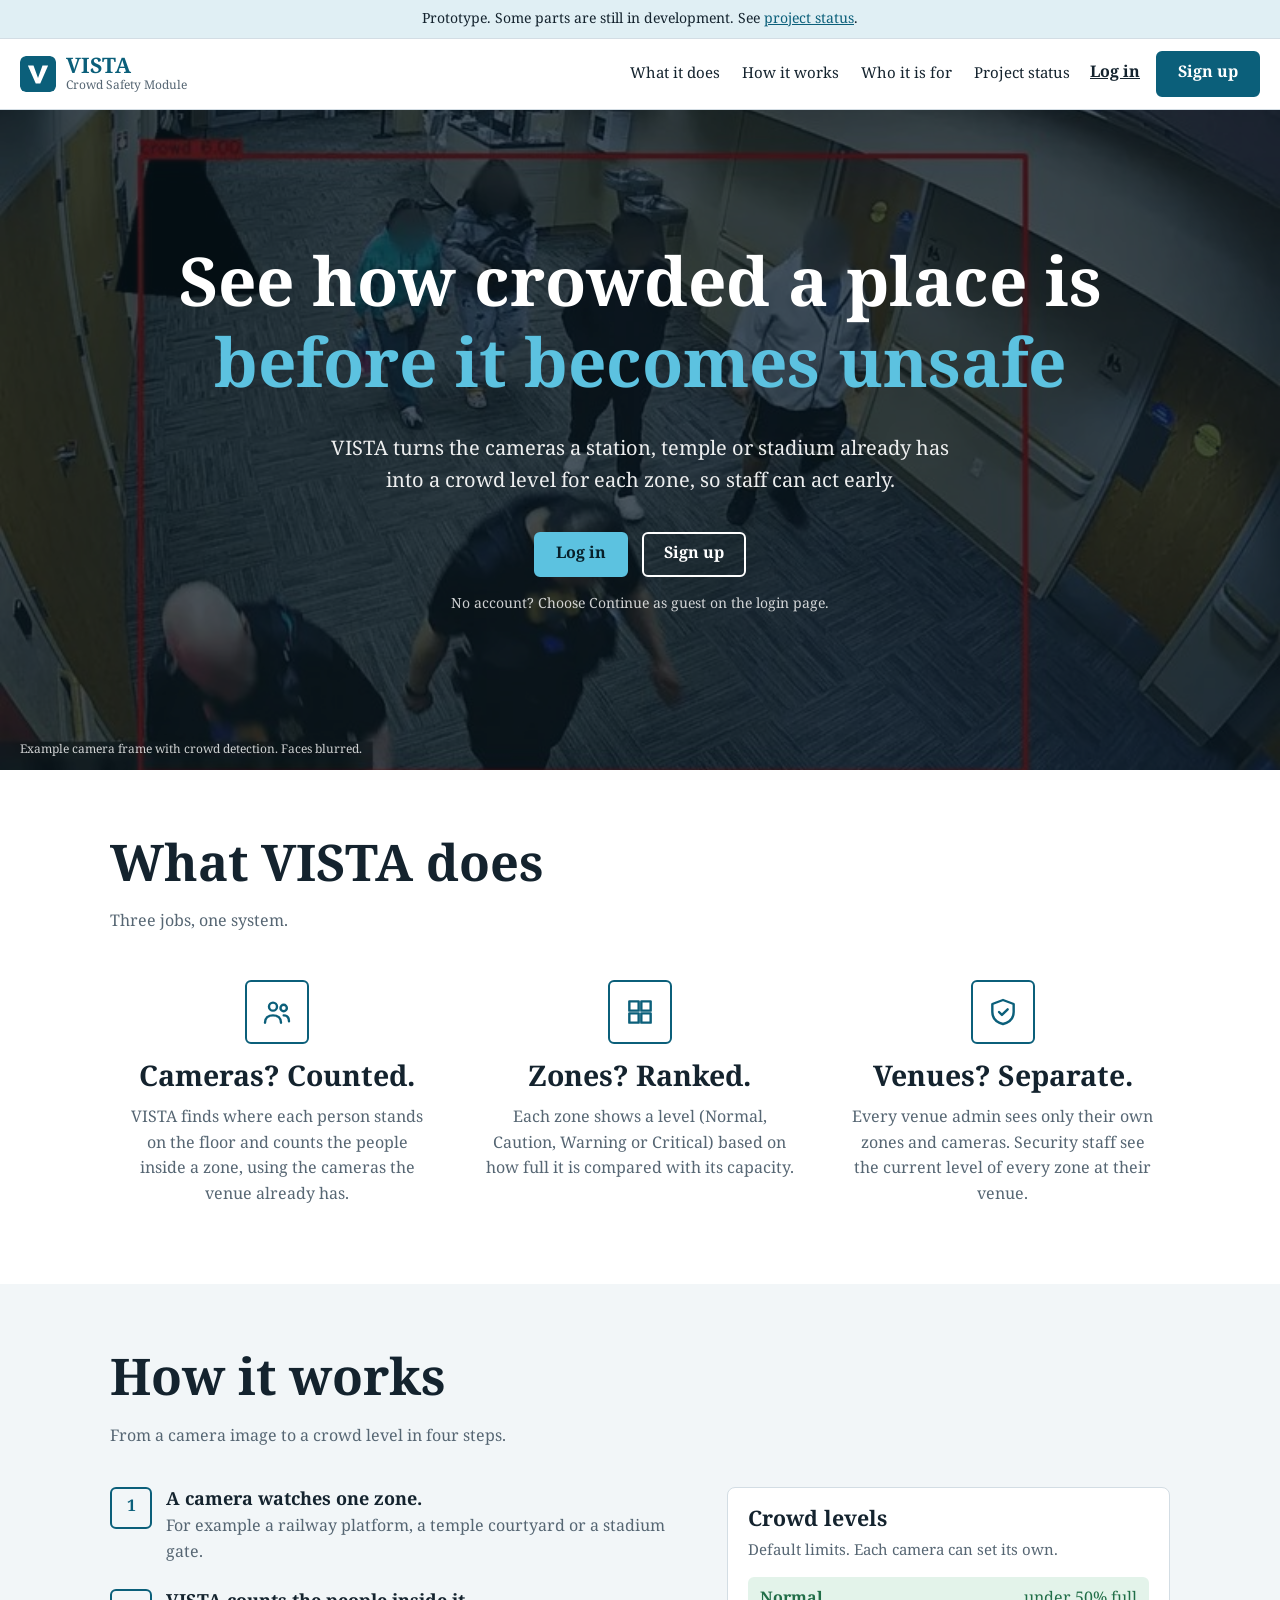
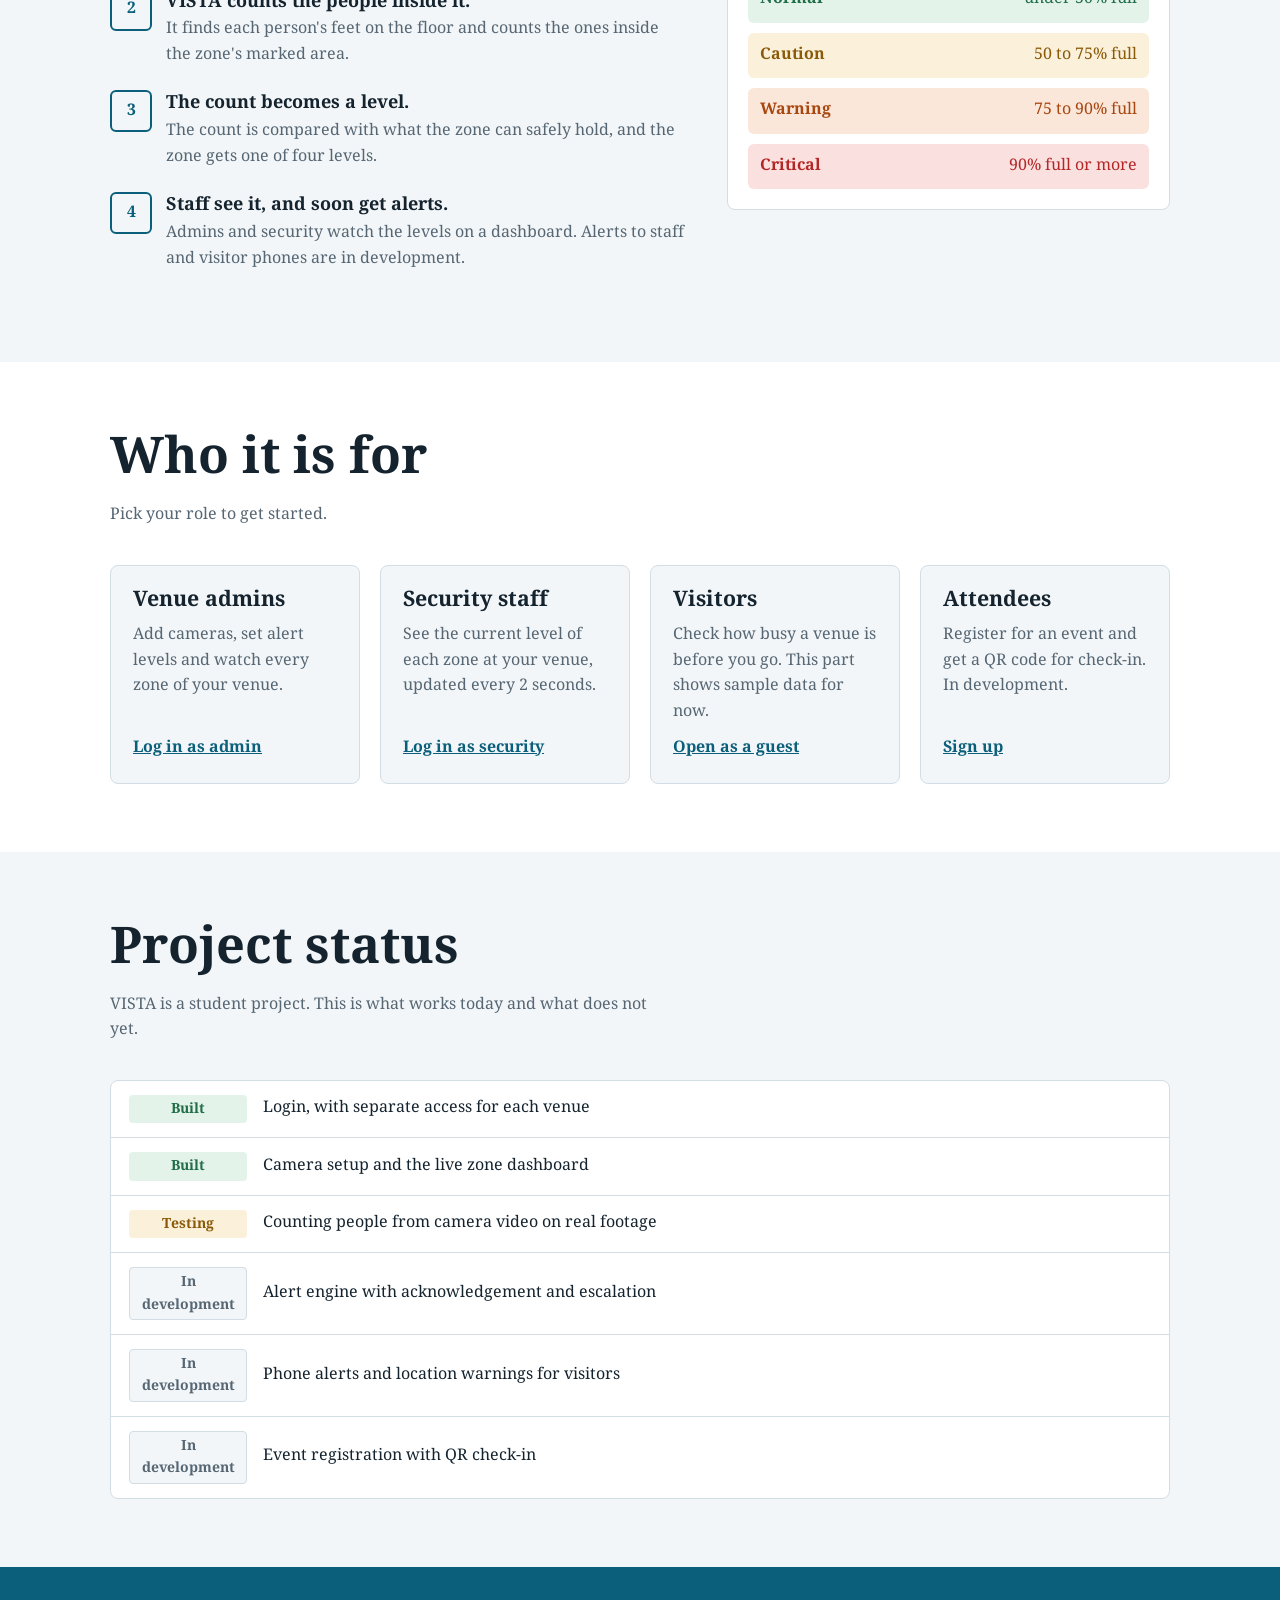
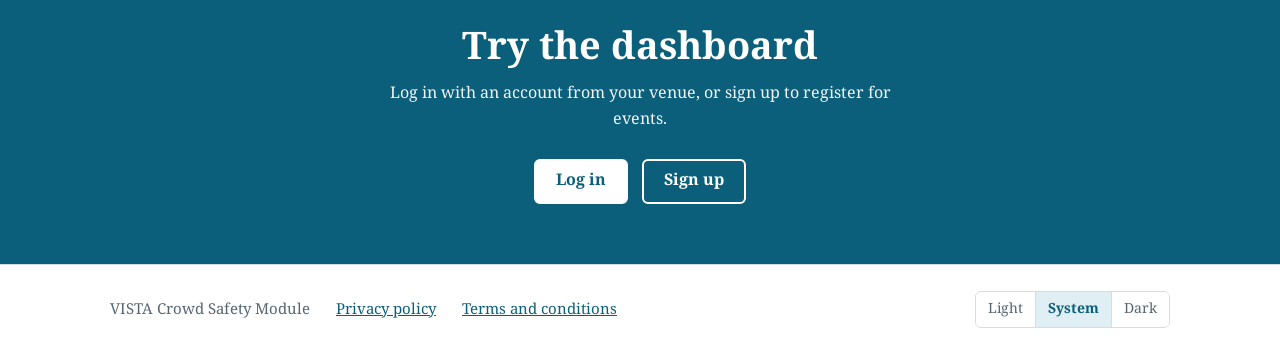
<file: web/index.html>
<!doctype html>
<html lang="en">
<head>
<meta charset="utf-8">
<meta name="viewport" content="width=device-width, initial-scale=1, viewport-fit=cover">
<title>VISTA Crowd Safety | Crowd alerts for public venues</title>
<meta name="description" content="VISTA estimates how crowded each zone of a station, temple or stadium is from camera images, and sends alerts to venue staff and visitors.">
<!-- seo:start -->
<link rel="canonical" href="https://[[FILL: domain]]/">
<meta property="og:type" content="website">
<meta property="og:site_name" content="VISTA Crowd Safety Module">
<meta property="og:title" content="VISTA Crowd Safety | Crowd alerts for public venues">
<meta property="og:description" content="VISTA estimates how crowded each zone of a station, temple or stadium is from camera images, and sends alerts to venue staff and visitors.">
<meta property="og:url" content="https://[[FILL: domain]]/">
<meta name="twitter:card" content="summary">
<meta name="twitter:title" content="VISTA Crowd Safety | Crowd alerts for public venues">
<meta name="twitter:description" content="VISTA estimates how crowded each zone of a station, temple or stadium is from camera images, and sends alerts to venue staff and visitors.">
<script type="application/ld+json">{"@context":"https://schema.org","@type":"WebSite","name":"VISTA Crowd Safety Module","url":"https://[[FILL: domain]]/"}</script>
<!-- Google Search Console: after you verify the domain, paste the google-site-verification meta tag here. -->
<!-- seo:end -->
<meta name="theme-color" content="#f2f6f8" media="(prefers-color-scheme: light)">
<meta name="theme-color" content="#0d1920" media="(prefers-color-scheme: dark)">
<link rel="icon" href="favicon.svg" type="image/svg+xml">
<link rel="icon" href="favicon.ico" sizes="any">
<link rel="apple-touch-icon" href="apple-touch-icon.png">
<link rel="preconnect" href="https://fonts.googleapis.com">
<link rel="preconnect" href="https://fonts.gstatic.com" crossorigin>
<link href="https://fonts.googleapis.com/css2?family=Noto+Serif+Thai:wght@400;700&display=swap" rel="stylesheet">
<script src="theme.js"></script>
<link rel="stylesheet" href="landing.css">
</head>
<body>
<a class="skip" href="#main">Skip to content</a>
<div class="notice" role="note">Prototype. Some parts are still in development. See <a href="#status">project status</a>.</div>

<header class="top">
  <a class="brand" href="index.html"><img src="favicon.svg" alt="" width="36" height="36"><span>VISTA<small>Crowd Safety Module</small></span></a>
  <nav aria-label="Main">
    <a href="#what">What it does</a>
    <a href="#how">How it works</a>
    <a href="#who">Who it is for</a>
    <a href="#status">Project status</a>
  </nav>
  <div class="actions">
    <a class="link" href="app.html">Log in</a>
    <a class="btn" href="signup.html">Sign up</a>
  </div>
</header>

<main id="main" tabindex="-1">

  <section class="hero" aria-labelledby="hero-title">
    <img class="hero-img" src="img/hero.jpg" alt="" fetchpriority="high">
    <div class="hero-shade"></div>
    <div class="hero-inner">
      <h1 id="hero-title"><span>See how crowded a place is</span><em>before it becomes unsafe</em></h1>
      <p class="lead">VISTA turns the cameras a station, temple or stadium already has into a crowd level for each zone, so staff can act early.</p>
      <div class="cta">
        <a class="btn btn-accent" href="app.html">Log in</a>
        <a class="btn btn-ghost" href="signup.html">Sign up</a>
      </div>
      <p class="hint">No account? Choose Continue as guest on the login page.</p>
    </div>
    <p class="caption">Example camera frame with crowd detection. Faces blurred.</p>
  </section>

  <section class="sec band-surf" id="what" aria-labelledby="what-title">
    <div class="wrap">
      <h2 id="what-title">What VISTA does</h2>
      <p class="intro">Three jobs, one system.</p>
      <div class="cols3">
        <div class="feature">
          <span class="icon" aria-hidden="true"><svg viewBox="0 0 24 24"><circle cx="9" cy="8" r="3"/><path d="M3 20c0-3.5 2.5-5.5 6-5.5s6 2 6 5.5"/><circle cx="17" cy="9" r="2.4"/><path d="M17 14.5c2.3 0 4 1.5 4 4.5"/></svg></span>
          <h3>Cameras? Counted.</h3>
          <p>VISTA finds where each person stands on the floor and counts the people inside a zone, using the cameras the venue already has.</p>
        </div>
        <div class="feature">
          <span class="icon" aria-hidden="true"><svg viewBox="0 0 24 24"><rect x="4" y="4" width="7" height="7"/><rect x="13" y="4" width="7" height="7"/><rect x="4" y="13" width="7" height="7"/><rect x="13" y="13" width="7" height="7"/></svg></span>
          <h3>Zones? Ranked.</h3>
          <p>Each zone shows a level (Normal, Caution, Warning or Critical) based on how full it is compared with its capacity.</p>
        </div>
        <div class="feature">
          <span class="icon" aria-hidden="true"><svg viewBox="0 0 24 24"><path d="M12 3l8 3v6c0 4.5-3.2 7.8-8 9-4.8-1.2-8-4.5-8-9V6z"/><path d="M9 12l2.2 2.2L15.5 10"/></svg></span>
          <h3>Venues? Separate.</h3>
          <p>Every venue admin sees only their own zones and cameras. Security staff see the current level of every zone at their venue.</p>
        </div>
      </div>
    </div>
  </section>

  <section class="sec band-bg" id="how" aria-labelledby="how-title">
    <div class="wrap">
      <h2 id="how-title">How it works</h2>
      <p class="intro">From a camera image to a crowd level in four steps.</p>
      <div class="how">
        <ol class="steps">
          <li><b>A camera watches one zone.</b><span>For example a railway platform, a temple courtyard or a stadium gate.</span></li>
          <li><b>VISTA counts the people inside it.</b><span>It finds each person's feet on the floor and counts the ones inside the zone's marked area.</span></li>
          <li><b>The count becomes a level.</b><span>The count is compared with what the zone can safely hold, and the zone gets one of four levels.</span></li>
          <li><b>Staff see it, and soon get alerts.</b><span>Admins and security watch the levels on a dashboard. Alerts to staff and visitor phones are in development.</span></li>
        </ol>
        <aside class="levels" aria-labelledby="levels-title">
          <h3 id="levels-title">Crowd levels</h3>
          <p>Default limits. Each camera can set its own.</p>
          <ul>
            <li class="l0">Normal <span>under 50% full</span></li>
            <li class="l1">Caution <span>50 to 75% full</span></li>
            <li class="l2">Warning <span>75 to 90% full</span></li>
            <li class="l3">Critical <span>90% full or more</span></li>
          </ul>
        </aside>
      </div>
    </div>
  </section>

  <section class="sec band-surf" id="who" aria-labelledby="who-title">
    <div class="wrap">
      <h2 id="who-title">Who it is for</h2>
      <p class="intro">Pick your role to get started.</p>
      <div class="cards">
        <div class="card">
          <h3>Venue admins</h3>
          <p>Add cameras, set alert levels and watch every zone of your venue.</p>
          <a href="app.html">Log in as admin</a>
        </div>
        <div class="card">
          <h3>Security staff</h3>
          <p>See the current level of each zone at your venue, updated every 2 seconds.</p>
          <a href="app.html">Log in as security</a>
        </div>
        <div class="card">
          <h3>Visitors</h3>
          <p>Check how busy a venue is before you go. This part shows sample data for now.</p>
          <a href="app.html">Open as a guest</a>
        </div>
        <div class="card">
          <h3>Attendees</h3>
          <p>Register for an event and get a QR code for check-in. In development.</p>
          <a href="signup.html">Sign up</a>
        </div>
      </div>
    </div>
  </section>

  <section class="sec band-bg" id="status" aria-labelledby="status-title">
    <div class="wrap">
      <h2 id="status-title">Project status</h2>
      <p class="intro">VISTA is a student project. This is what works today and what does not yet.</p>
      <ul class="status">
        <li><span class="tag built">Built</span>Login, with separate access for each venue</li>
        <li><span class="tag built">Built</span>Camera setup and the live zone dashboard</li>
        <li><span class="tag testing">Testing</span>Counting people from camera video on real footage</li>
        <li><span class="tag dev">In development</span>Alert engine with acknowledgement and escalation</li>
        <li><span class="tag dev">In development</span>Phone alerts and location warnings for visitors</li>
        <li><span class="tag dev">In development</span>Event registration with QR check-in</li>
      </ul>
    </div>
  </section>

  <section class="cta-band" aria-labelledby="cta-title">
    <div class="wrap">
      <h2 id="cta-title">Try the dashboard</h2>
      <p>Log in with an account from your venue, or sign up to register for events.</p>
      <div class="cta">
        <a class="btn btn-on" href="app.html">Log in</a>
        <a class="btn btn-online" href="signup.html">Sign up</a>
      </div>
    </div>
  </section>

</main>

<footer class="foot">
  <div class="wrap">
    <span>VISTA Crowd Safety Module</span>
    <a href="privacy.html">Privacy policy</a>
    <a href="terms.html">Terms and conditions</a>
    <div id="theme" role="group" aria-label="Colour theme"><button type="button" data-mode="light" aria-pressed="false">Light</button><button type="button" data-mode="system" aria-pressed="false">System</button><button type="button" data-mode="dark" aria-pressed="false">Dark</button></div>
  </div>
</footer>
</body>
</html>
</file>
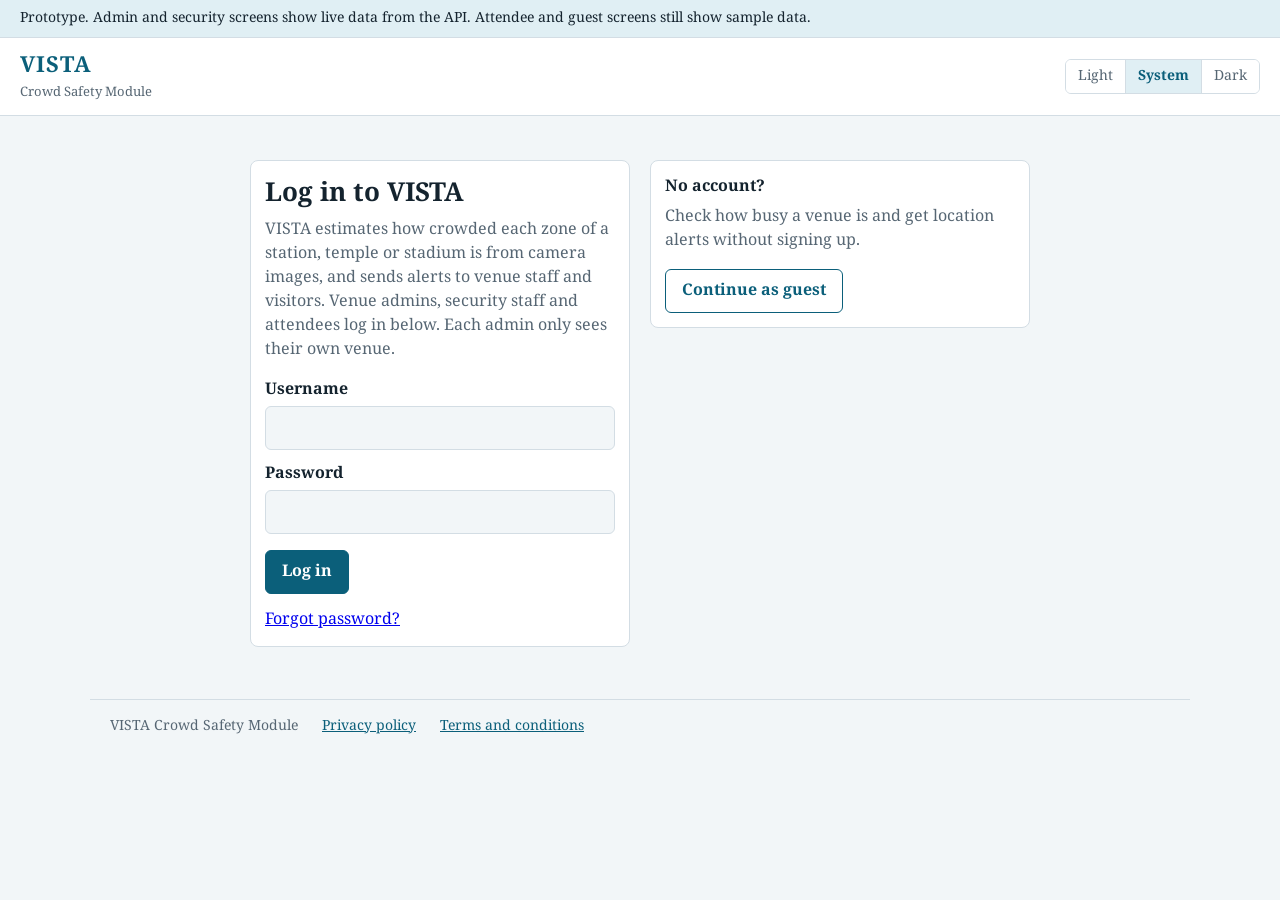
<file: web/app.html>
<!doctype html>
<html lang="en">
<head>
<meta charset="utf-8">
<meta name="viewport" content="width=device-width, initial-scale=1, viewport-fit=cover">
<title>Log in | VISTA Crowd Safety</title>
<meta name="description" content="VISTA estimates how crowded each zone of a station, temple or stadium is from camera images, and sends alerts to venue staff and visitors.">
<meta name="robots" content="noindex">
<meta name="theme-color" content="#f2f6f8" media="(prefers-color-scheme: light)">
<meta name="theme-color" content="#0d1920" media="(prefers-color-scheme: dark)">
<link rel="preconnect" href="https://fonts.googleapis.com">
<link rel="preconnect" href="https://fonts.gstatic.com" crossorigin>
<script src="theme.js"></script>
<link rel="icon" href="favicon.svg" type="image/svg+xml">
<link rel="icon" href="favicon.ico" sizes="any">
<link rel="apple-touch-icon" href="apple-touch-icon.png">
<link href="https://fonts.googleapis.com/css2?family=Noto+Serif+Thai:wght@400;700&display=swap" rel="stylesheet">
<link rel="stylesheet" href="style.css">
</head>
<body>
<a class="skip" href="#main">Skip to content</a>
<noscript><p style="padding:16px">This site needs JavaScript turned on.</p></noscript>
<div class="notice" role="note">Prototype. Admin and security screens show live data from the API. Attendee and guest screens still show sample data.</div>
<header>
  <div class="brand">VISTA<small>Crowd Safety Module</small></div>
  <div id="theme" role="group" aria-label="Colour theme"><button type="button" data-mode="light" aria-pressed="false">Light</button><button type="button" data-mode="system" aria-pressed="false">System</button><button type="button" data-mode="dark" aria-pressed="false">Dark</button></div>
  <div id="who" hidden style="display:flex;gap:12px;align-items:center"><a href="recovery.html">Recovery question</a><span id="whotxt"></span><button class="btn ghost" id="out">Log out</button></div>
</header>
<div id="shell">
<aside id="side" aria-label="Sidebar" hidden>
  <div class="side-head"><b id="sidewho"></b><span id="sidesub"></span></div>
  <button class="btn ghost" id="menubtn" type="button" aria-expanded="false" aria-controls="sidenav">Menu</button>
  <nav id="sidenav" aria-label="Pages"><ul id="navlist"></ul></nav>
</aside>
<main id="main" tabindex="-1">
<div id="apierr" class="msg t3" role="alert" hidden></div>
<section id="login">
  <div class="cols" style="max-width:780px;margin:24px auto 0">
    <form class="card" id="lg" novalidate>
      <h1>Log in to VISTA</h1>
      <p class="sub">VISTA estimates how crowded each zone of a station, temple or stadium is from camera images, and sends alerts to venue staff and visitors. Venue admins, security staff and attendees log in below. Each admin only sees their own venue.</p>
      <label for="un">Username</label><input type="text" id="un" autocomplete="username">
      <label for="pw">Password</label><input type="password" id="pw" autocomplete="current-password">
      <div id="lgmsg" role="alert"></div>
      <div class="row" style="margin-top:16px"><button class="btn" type="submit" id="lgbtn">Log in</button></div>
      <p style="margin:14px 0 0"><a href="forgot.html">Forgot password?</a></p>
    </form>
    <div class="card">
      <h3>No account?</h3>
      <p class="sub">Check how busy a venue is and get location alerts without signing up.</p>
      <button class="btn ghost" id="guest" type="button">Continue as guest</button>
    </div>
  </div>
</section>

<section class="page" id="p-admin-overview" hidden>
  <h2 class="title" tabindex="-1">Overview</h2>
  <p class="sub">A summary of your venue, updated every 2 seconds from the vision service.</p>
  <div class="grid" id="ov-cards"></div>
  <h3 style="margin-top:28px">Zones that need attention</h3>
  <div class="grid" id="ov-attn" style="margin-top:10px"></div>
</section>

<section class="page" id="p-admin-zones" hidden>
  <h2 class="title" tabindex="-1">Live zones</h2>
  <p class="sub">Occupancy for each zone of your venue, updated every 2 seconds. A zone shows Stale if its camera has sent nothing for 30 seconds.</p>
  <div class="grid" id="zones"></div>
</section>

<section class="page" id="p-admin-cameras" hidden>
  <h2 class="title" tabindex="-1">Cameras</h2>
  <p class="sub">Add or edit the cameras for your venue. You can change the stream URL, IP address, zone name, range and alert levels.</p>
  <div class="row"><button class="btn" id="camadd" type="button">Add camera</button></div>
  <div id="cammsg" role="status"></div>
  <div id="keybox"></div>
  <div class="tw"><table>
    <caption class="sr">Cameras at your venue</caption>
    <thead><tr><th scope="col">Camera</th><th scope="col">Zone</th><th scope="col">Stream URL</th><th scope="col">IP address</th><th scope="col">Range</th><th scope="col">Caution / Warning / Critical</th><th scope="col">Calibration</th><th scope="col"><span class="sr">Actions</span></th></tr></thead>
    <tbody id="cams"></tbody>
  </table></div>
  <form class="card" id="camform" hidden novalidate style="margin-top:14px">
    <h3 id="cftitle">Edit camera</h3>
    <div class="fgrid">
      <div><label for="cfz">Zone name</label><input type="text" id="cfz" maxlength="80"></div>
      <div><label for="cfu">Stream URL</label><input type="text" id="cfu" placeholder="rtsp://10.0.4.21/s1"></div>
      <div><label for="cfi">IP address</label><input type="text" id="cfi" placeholder="10.0.4.21"></div>
      <div><label for="cfr">Detection range (m)</label><input type="number" id="cfr" min="1" max="200"></div>
      <div><label for="cfc">Caution at (%)</label><input type="number" id="cfc" min="1" max="100"></div>
      <div><label for="cfw">Warning at (%)</label><input type="number" id="cfw" min="1" max="100"></div>
      <div><label for="cfk">Critical at (%)</label><input type="number" id="cfk" min="1" max="100"></div>
    </div>
    <div id="cfmsg" role="alert"></div>
    <div class="row" style="margin-top:16px"><button class="btn" type="submit" id="cfsave">Save camera</button><button class="btn ghost" type="button" id="cfcancel">Cancel</button></div>
    <div id="cfextra" hidden>
      <h3 style="margin-top:22px">Calibration and key</h3>
      <p class="sub" style="margin-bottom:10px">Apply a calibration file made by calibrate.py (camera_patch.json), or generate a new ingest key.</p>
      <label for="cffile" style="margin-top:0">Calibration file</label>
      <input type="file" id="cffile" accept=".json,application/json">
      <div class="row" style="margin-top:14px"><button class="btn ghost" type="button" id="cfkey">Generate a new ingest key</button><button class="btn ghost danger" type="button" id="cfdel">Delete camera</button></div>
    </div>
  </form>
</section>

<section class="page" id="p-admin-thresholds" hidden>
  <h2 class="title" tabindex="-1">Thresholds</h2>
  <p class="sub">Occupancy % = people divided by (zone area times the reference density). The server uses 1.08 people per m&sup2; as 100%. Each camera sets its own levels on the Cameras page. These are the defaults.</p>
  <div class="card"><div class="row" style="margin:0"><span class="pill t0">Normal under 50%</span><span class="pill t1">Caution 50 to 75%</span><span class="pill t2">Warning 75 to 90%</span><span class="pill t3">Critical 90% and above</span></div></div>
  <h3 style="margin-top:28px">Current levels for your zones</h3>
  <div class="tw" style="margin-top:10px"><table style="min-width:520px">
    <caption class="sr">Alert levels for each zone</caption>
    <thead><tr><th scope="col">Zone</th><th scope="col">Camera</th><th scope="col">Caution / Warning / Critical</th></tr></thead>
    <tbody id="th-body"></tbody>
  </table></div>
</section>

<section class="page" id="p-admin-alerts" hidden>
  <h2 class="title" tabindex="-1">Alerts</h2>
  <p class="sub">Warning and Critical alerts for your venue, updated every 2 seconds. An alert opens when a zone stays at Warning or Critical for a few seconds, and closes when it stays lower for longer.</p>
  <h3>Active now</h3>
  <div class="grid" id="al-now-admin" style="margin-top:10px"></div>
  <h3 style="margin-top:28px">Alert log</h3>
  <div class="tw" style="margin-top:10px"><table style="min-width:640px">
    <caption class="sr">Alert log for your venue</caption>
    <thead><tr><th scope="col">Zone</th><th scope="col">Level</th><th scope="col">Peak</th><th scope="col">Started</th><th scope="col">Lasted</th><th scope="col">Status</th></tr></thead>
    <tbody id="al-log-admin"></tbody>
  </table></div>
</section>

<section class="page" id="p-admin-guide" hidden>
  <h2 class="title" tabindex="-1">Camera setup guide</h2>
  <p class="sub">How to bring a new camera online. A camera can send readings only after step 5.</p>
  <div class="card"><ol class="steps">
    <li>Add the camera on the Cameras page and copy its ingest key. It is shown only once.</li>
    <li>On a frame from the camera, pick 4 or more floor points and measure their real positions in metres in your venue's coordinate system.</li>
    <li>Put the points in a points.json file and run <code>python calibrate.py points.json</code> from the vision folder. It prints the calibration error. Aim for under 0.25 m.</li>
    <li>Open the camera with Edit, then choose the camera_patch.json file under Calibration file.</li>
    <li>Start the vision service with the ingest key as VISTA_CAMERA_KEY. The zone shows live numbers within a few seconds.</li>
  </ol></div>
  <div class="row" style="margin-top:14px"><button class="btn" type="button" data-go="cameras">Go to Cameras</button></div>
</section>

<section class="page" id="p-security-alerts" hidden>
  <h2 class="title" tabindex="-1">Alerts</h2>
  <p class="sub">Warning and Critical alerts for your venue, updated every 2 seconds. An alert opens when a zone stays at Warning or Critical for a few seconds, and closes when it stays lower for longer.</p>
  <h3>Active now</h3>
  <div class="grid" id="al-now-sec" style="margin-top:10px"></div>
  <h3 style="margin-top:28px">Alert log</h3>
  <div class="tw" style="margin-top:10px"><table style="min-width:640px">
    <caption class="sr">Alert log for your venue</caption>
    <thead><tr><th scope="col">Zone</th><th scope="col">Level</th><th scope="col">Peak</th><th scope="col">Started</th><th scope="col">Lasted</th><th scope="col">Status</th></tr></thead>
    <tbody id="al-log-sec"></tbody>
  </table></div>
</section>

<section class="page" id="p-security-status" hidden>
  <h2 class="title" tabindex="-1">Zone status</h2>
  <p class="sub">Current level of every zone at your venue, updated every 2 seconds.</p>
  <div class="grid" id="zones-sec"></div>
</section>

<section class="page" id="p-attendee-register" hidden>
  <h2 class="title" tabindex="-1">Register</h2>
  <p class="sub">Register for a venue and get a QR code for check-in. Registration pauses on its own while a zone is at Critical.</p>
  <div class="msg t1" style="max-width:640px">Sample data. Real registration and signed QR codes arrive in Phase 4.</div>
  <form class="card" id="reg" novalidate style="max-width:520px">
    <label for="nm">Full name</label><input type="text" id="nm" autocomplete="name">
    <label for="ph">Phone number</label><input type="tel" id="ph" inputmode="numeric" placeholder="10 digits" autocomplete="tel">
    <label for="vn">Venue</label><select id="vn"></select>
    <label id="ml">Registration type</label>
    <div class="radio" role="radiogroup" aria-labelledby="ml">
      <label><input type="radio" name="mode" value="Pre-registration" checked> Pre-registration</label>
      <label><input type="radio" name="mode" value="On-the-spot"> On-the-spot</label>
    </div>
    <div id="regmsg" role="alert"></div>
    <div class="row" style="margin-top:16px"><button class="btn" type="submit">Register and get my QR code</button></div>
  </form>
</section>

<section class="page" id="p-attendee-ticket" hidden>
  <h2 class="title" tabindex="-1">My ticket</h2>
  <p class="sub">Show this code at the entry point.</p>
  <div class="msg t1" style="max-width:640px">Sample data. This is a sample ticket and cannot be scanned.</div>
  <div class="card ticket" id="ticket" style="max-width:420px"></div>
</section>

<section class="page" id="p-attendee-venues" hidden>
  <h2 class="title" tabindex="-1">Venue crowding</h2>
  <p class="sub">See how busy a venue is before you go.</p>
  <div class="msg t1" style="max-width:640px">Sample data. These numbers are samples until the public venue API exists.</div>
  <label for="qa" style="margin-top:0">Search venues</label>
  <input type="text" id="qa" placeholder="Station, temple, stadium" style="max-width:420px">
  <div id="vlist-a" style="margin-top:12px;display:grid;gap:10px;max-width:640px"></div>
</section>

<section class="page" id="p-public-venues" hidden>
  <h2 class="title" tabindex="-1">Venue crowding</h2>
  <p class="sub">See how busy a venue is before you go. Read-only, no registration needed.</p>
  <div class="msg t1" style="max-width:640px">Sample data. These numbers are samples until the public venue API exists.</div>
  <label for="q" style="margin-top:0">Search venues</label>
  <input type="text" id="q" placeholder="Station, temple, stadium" style="max-width:420px">
  <div id="vlist" style="margin-top:12px;display:grid;gap:10px;max-width:640px"></div>
</section>

<section class="page" id="p-public-location" hidden>
  <h2 class="title" tabindex="-1">Location alerts</h2>
  <p class="sub">Turn on location to get alerts for the zone you are standing in. No sign-up needed.</p>
  <div class="msg t1" style="max-width:640px">Sample data. Location alerts are a demo until the geofence arrives in Phase 3.</div>
  <div class="row"><button class="btn ghost" id="loc" type="button">Turn location on (demo: Platform 1)</button></div>
  <div id="geo" style="max-width:640px"></div>
</section>

</main>
</div>
<footer>
  <span>VISTA Crowd Safety Module</span>
  <a href="privacy.html">Privacy policy</a>
  <a href="terms.html">Terms and conditions</a>
</footer>
<script src="config.js"></script>
<script src="api.js"></script>
<script src="sample.js"></script>
<script src="app.js"></script>
</body>
</html>
</file>
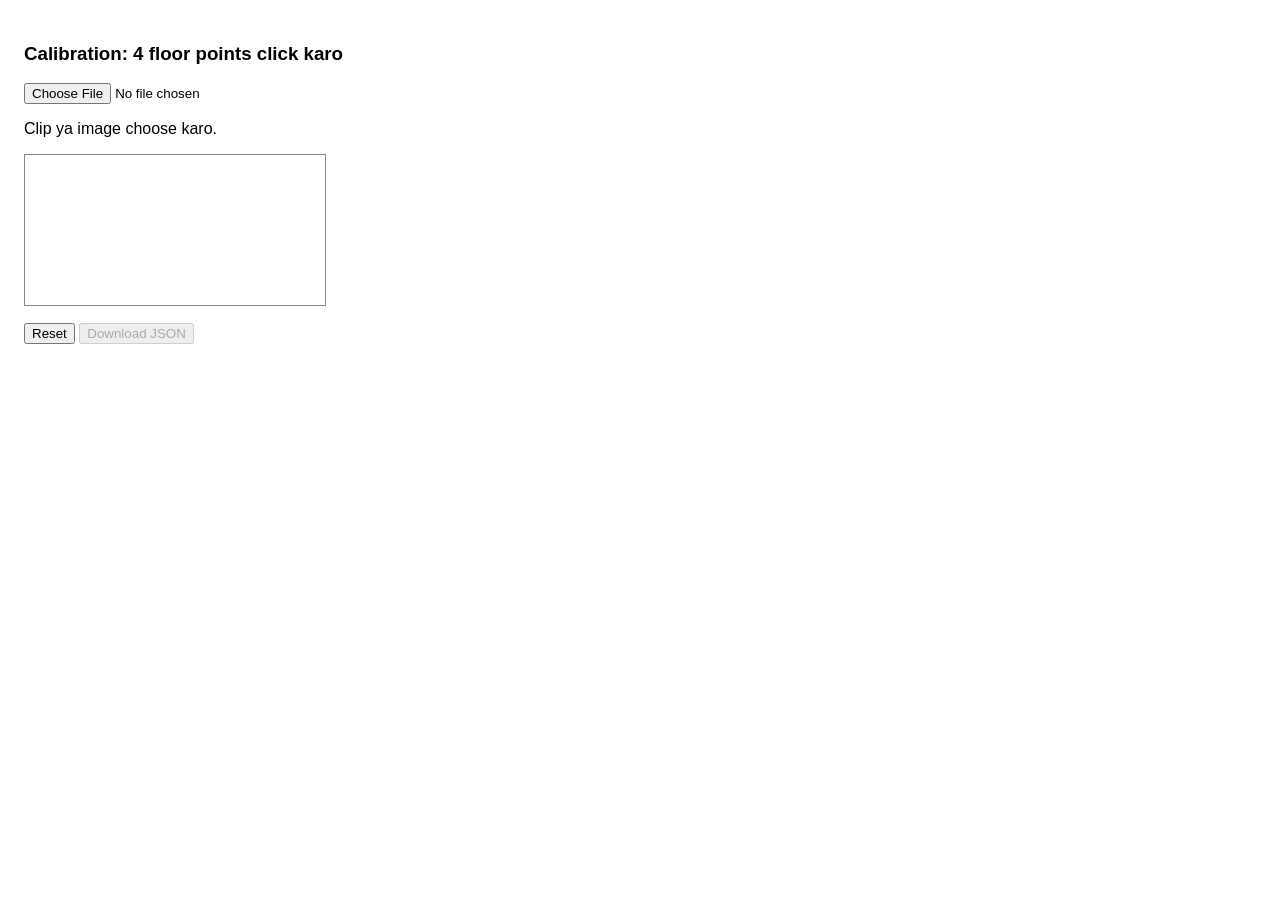
<file: web/calibrate.html>
<!doctype html>
<meta charset="utf-8">
<title>Camera Calibration</title>
<body style="font-family:sans-serif;padding:16px">
<h3>Calibration: 4 floor points click karo</h3>
<input type="file" id="f" accept="image/*,video/*">
<p id="msg">Clip ya image choose karo.</p>
<canvas id="c" style="border:1px solid #888;max-width:100%;cursor:crosshair"></canvas>
<pre id="out"></pre>
<button id="reset">Reset</button>
<button id="save" disabled>Download JSON</button>
<video id="v" muted style="display:none"></video>
<script>
const c = document.getElementById('c'), ctx = c.getContext('2d');
const v = document.getElementById('v'), msg = document.getElementById('msg');
const out = document.getElementById('out'), saveBtn = document.getElementById('save');
let img = null, imgPts = [], worldPts = [], H = null;

function redraw() {
  if (!img) return;
  ctx.drawImage(img, 0, 0);
  ctx.font = '20px sans-serif';
  imgPts.forEach((p, i) => {
    ctx.fillStyle = 'red';
    ctx.beginPath(); ctx.arc(p[0], p[1], 6, 0, 7); ctx.fill();
    ctx.fillStyle = 'yellow';
    ctx.fillText((i + 1) + ' (' + worldPts[i] + ')', p[0] + 10, p[1] - 10);
  });
}

document.getElementById('f').onchange = e => {
  const file = e.target.files[0]; if (!file) return;
  const url = URL.createObjectURL(file);
  if (file.type.startsWith('video')) {
    v.src = url;
    v.onloadeddata = () => { v.currentTime = 1; };
    v.onseeked = () => { c.width = v.videoWidth; c.height = v.videoHeight; img = v; reset(); };
  } else {
    const i = new Image();
    i.onload = () => { c.width = i.width; c.height = i.height; img = i; reset(); };
    i.src = url;
  }
};

c.onclick = e => {
  if (!img || imgPts.length >= 4) return;
  const r = c.getBoundingClientRect();
  const x = (e.clientX - r.left) * c.width / r.width;
  const y = (e.clientY - r.top) * c.height / r.height;
  const w = prompt('Point ' + (imgPts.length + 1) + ' ke real coordinates metres mein (X,Y), jaise 0,0');
  if (!w) return;
  const [X, Y] = w.split(',').map(Number);
  if (isNaN(X) || isNaN(Y)) { alert('Format galat. Aise likho: 2,3'); return; }
  imgPts.push([x, y]); worldPts.push([X, Y]);
  redraw();
  msg.textContent = imgPts.length + '/4 points done';
  if (imgPts.length === 4) {
    H = homography(imgPts, worldPts);
    if (!H) { msg.textContent = 'Points collinear hain, reset karke alag points lo.'; return; }
    out.textContent = JSON.stringify(H, null, 2);
    saveBtn.disabled = false;
    msg.textContent = '4/4 done. Download karo.';
  }
};

function reset() {
  imgPts = []; worldPts = []; H = null; out.textContent = '';
  saveBtn.disabled = true; msg.textContent = '0/4 points. Floor ke 4 corners click karo.';
  redraw();
}
document.getElementById('reset').onclick = reset;

// 4 point pairs -> 3x3 homography (image px -> world metres)
function homography(src, dst) {
  const A = [];
  for (let i = 0; i < 4; i++) {
    const [x, y] = src[i], [X, Y] = dst[i];
    A.push([x, y, 1, 0, 0, 0, -X * x, -X * y, X]);
    A.push([0, 0, 0, x, y, 1, -Y * x, -Y * y, Y]);
  }
  for (let i = 0; i < 8; i++) {
    let m = i;
    for (let r = i + 1; r < 8; r++) if (Math.abs(A[r][i]) > Math.abs(A[m][i])) m = r;
    if (Math.abs(A[m][i]) < 1e-9) return null;
    [A[i], A[m]] = [A[m], A[i]];
    for (let r = 0; r < 8; r++) {
      if (r === i) continue;
      const f = A[r][i] / A[i][i];
      for (let k = i; k < 9; k++) A[r][k] -= f * A[i][k];
    }
  }
  const h = A.map((row, i) => row[8] / row[i]);
  return [[h[0], h[1], h[2]], [h[3], h[4], h[5]], [h[6], h[7], 1]];
}

saveBtn.onclick = () => {
  const data = { image_points: imgPts, world_points: worldPts, homography: H };
  const a = document.createElement('a');
  a.href = URL.createObjectURL(new Blob([JSON.stringify(data, null, 2)], { type: 'application/json' }));
  a.download = 'calibration.json'; a.click();
};
</script>
</body>
</file>
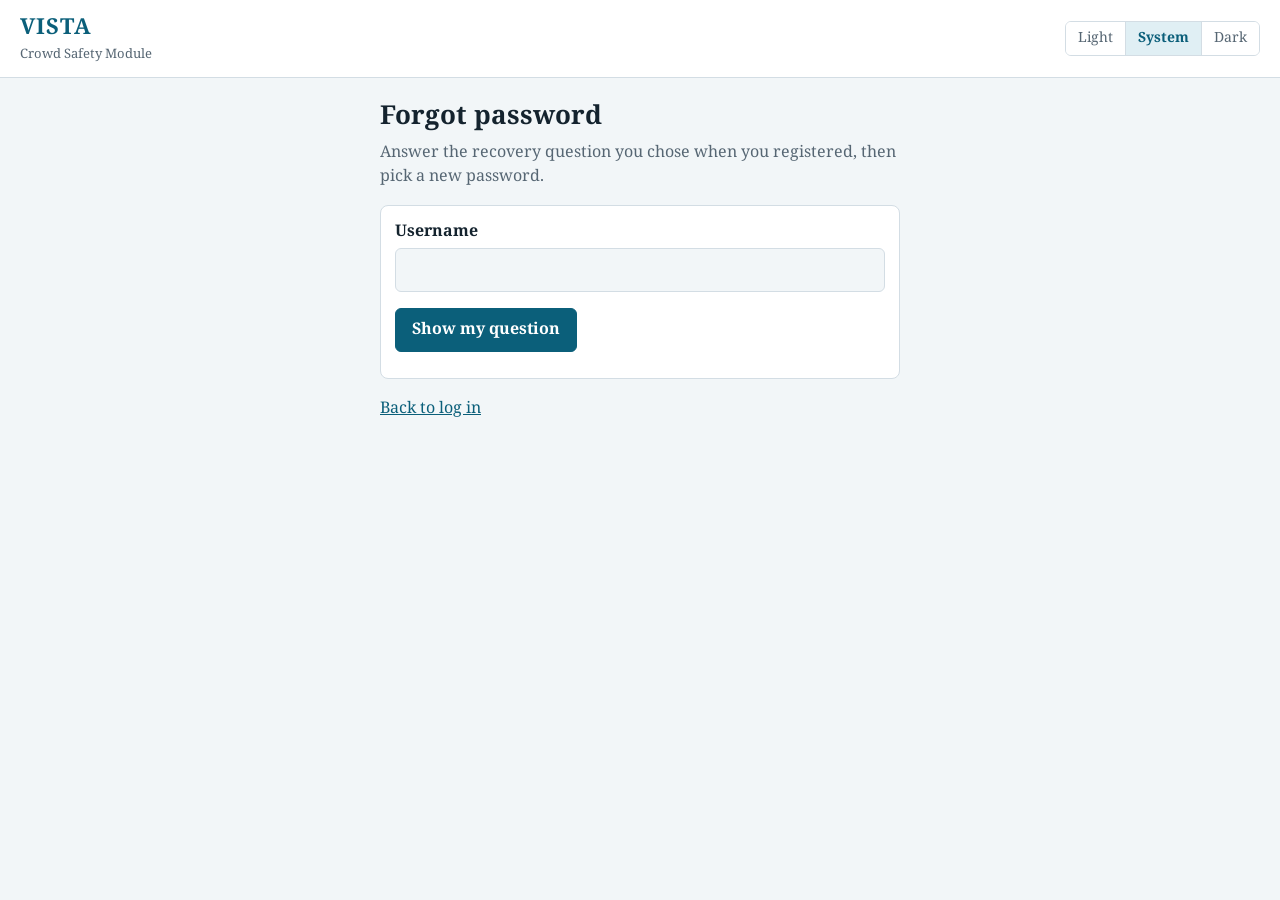
<file: web/forgot.html>
<!doctype html>
<html lang="en">
<head>
<title>Forgot password | VISTA Crowd Safety</title>
<meta charset="utf-8">
<meta name="viewport" content="width=device-width, initial-scale=1, viewport-fit=cover">
<meta name="robots" content="noindex">
<link rel="icon" href="favicon.svg" type="image/svg+xml">
<link rel="icon" href="favicon.ico" sizes="any">
<link rel="apple-touch-icon" href="apple-touch-icon.png">
<link rel="preconnect" href="https://fonts.googleapis.com">
<link rel="preconnect" href="https://fonts.gstatic.com" crossorigin>
<link href="https://fonts.googleapis.com/css2?family=Noto+Serif+Thai:wght@400;700&display=swap" rel="stylesheet">
<script src="theme.js"></script>
<link rel="stylesheet" href="style.css">
</head>
<body>
<a class="skip" href="#main">Skip to content</a>
<header>
  <div class="brand"><a href="index.html">VISTA</a><small>Crowd Safety Module</small></div>
  <div id="theme" role="group" aria-label="Colour theme"><button type="button" data-mode="light" aria-pressed="false">Light</button><button type="button" data-mode="system" aria-pressed="false">System</button><button type="button" data-mode="dark" aria-pressed="false">Dark</button></div>
</header>
<main id="main" class="legal" tabindex="-1" style="max-width:560px">
  <h1>Forgot password</h1>
  <p class="sub">Answer the recovery question you chose when you registered, then pick a new password.</p>

  <form class="card" id="f1" novalidate>
    <label for="user" style="margin-top:0">Username</label>
    <input type="text" id="user" autocomplete="username">
    <div id="m1" role="alert"></div>
    <div class="row" style="margin-top:16px"><button class="btn" type="submit" id="b1">Show my question</button></div>
  </form>

  <form class="card" id="f2" hidden novalidate>
    <p style="margin:0 0 4px;color:var(--mut)">Your question</p>
    <p id="question" style="margin:0 0 6px;font-weight:700"></p>
    <label for="answer">Your answer</label>
    <input type="password" id="answer" autocomplete="off">
    <label for="np">New password (at least 10 characters)</label>
    <input type="password" id="np" autocomplete="new-password">
    <label for="np2">Type the new password again</label>
    <input type="password" id="np2" autocomplete="new-password">
    <div class="radio" style="margin-top:12px"><label><input type="checkbox" id="show"> Show what I type</label></div>
    <div id="m2" role="alert"></div>
    <div class="row" style="margin-top:16px"><button class="btn" type="submit" id="b2">Change password</button><button class="btn ghost" type="button" id="again">Start again</button></div>
    <p class="sub" style="margin:14px 0 0;font-size:14px">The question does not look familiar? Then no recovery question was saved for this account. Ask the platform admin to reset your password.</p>
  </form>

  <div class="card" id="done" hidden role="status">
    <h2 style="margin:0 0 8px;font-size:1.25rem">Password changed</h2>
    <p style="margin:0 0 14px">You can log in with your new password now.</p>
    <a class="btn" href="app.html" style="text-decoration:none;display:inline-block">Go to log in</a>
  </div>

  <p style="margin-top:18px"><a href="app.html">Back to log in</a></p>
</main>
<script src="config.js"></script>
<script src="forgot.js"></script>
</body>
</html>
</file>
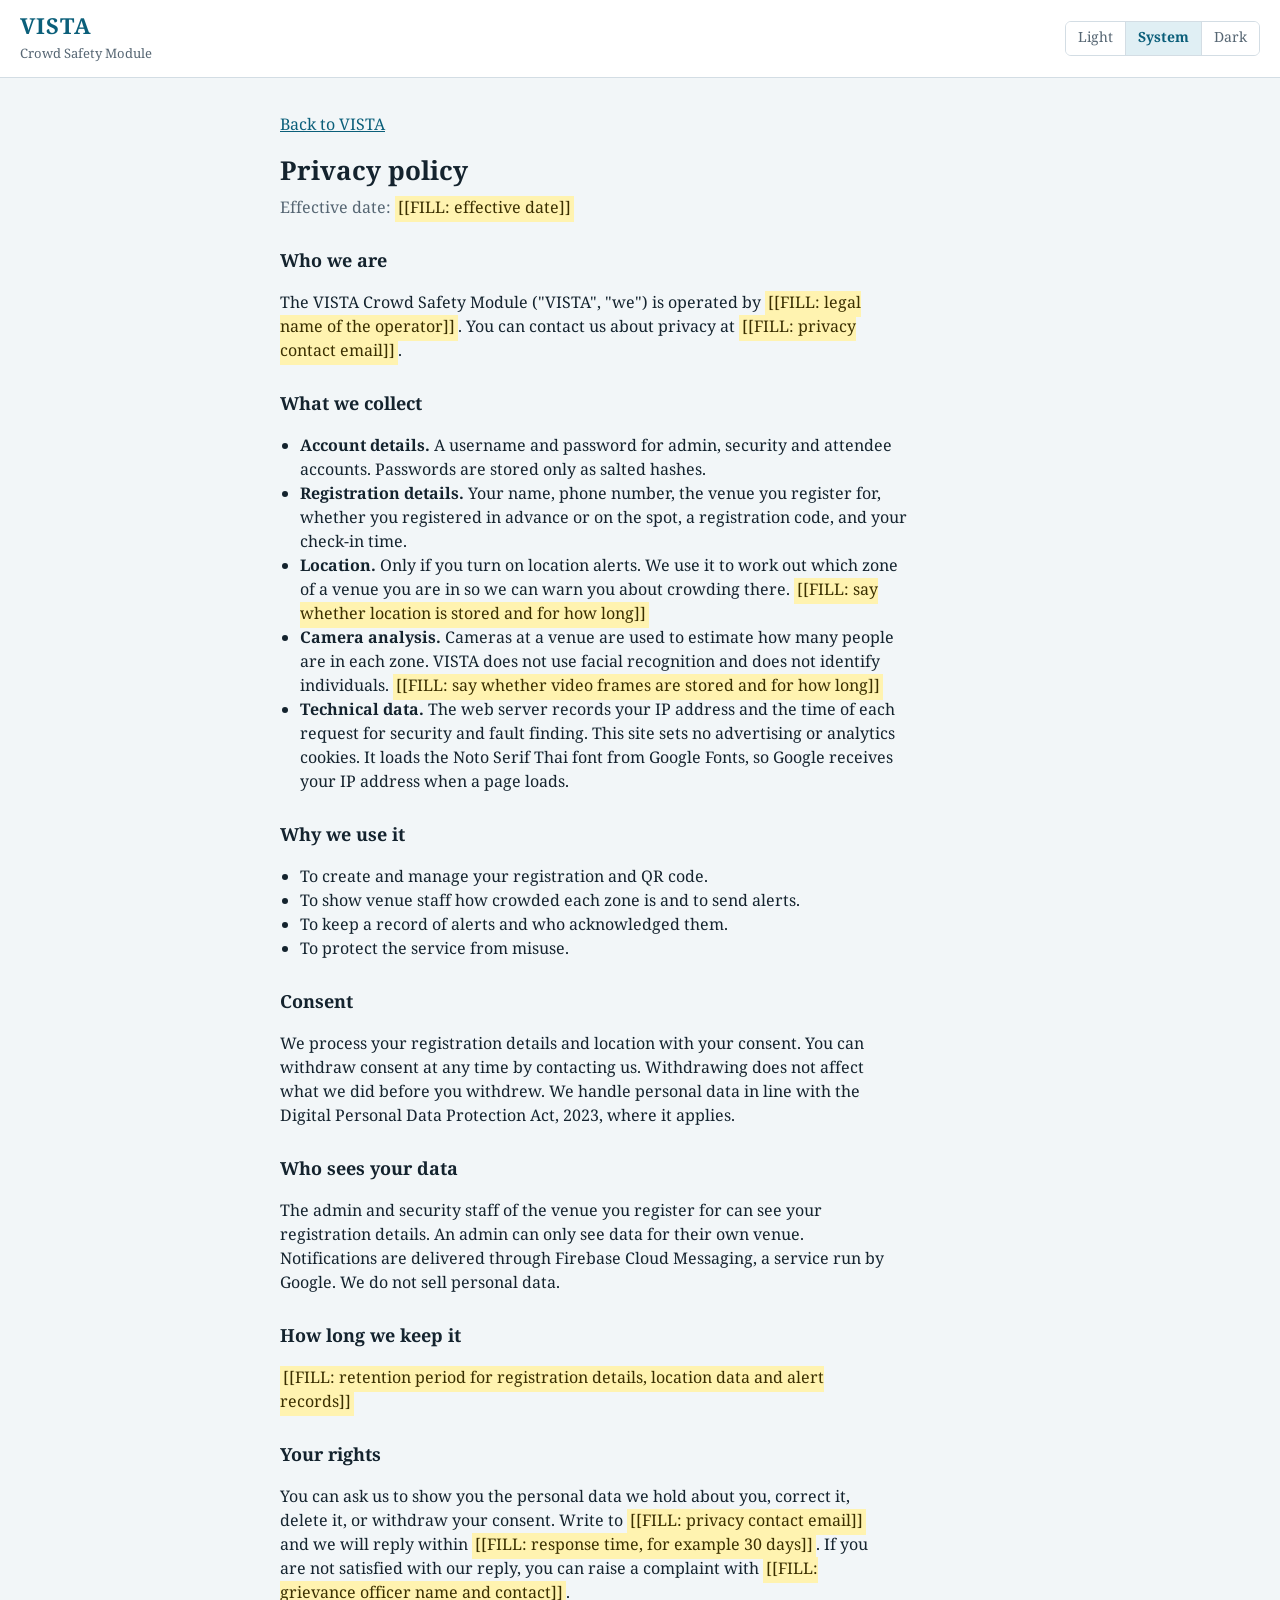
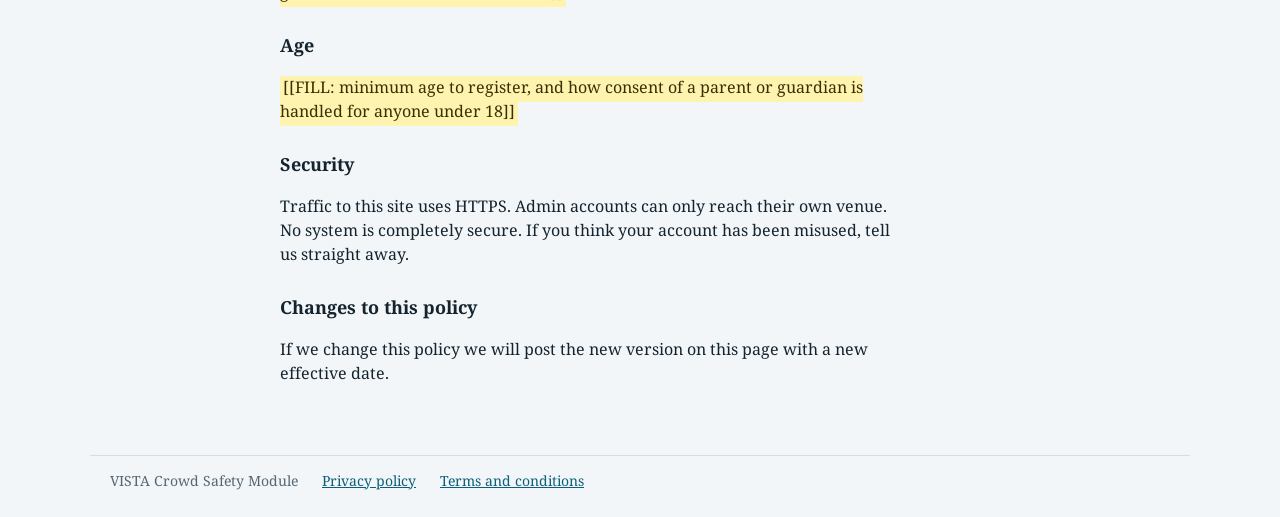
<file: web/privacy.html>
<!doctype html>
<html lang="en">
<head>
<meta charset="utf-8">
<meta name="viewport" content="width=device-width, initial-scale=1, viewport-fit=cover">
<title>Privacy policy | VISTA Crowd Safety</title>
<meta name="description" content="Privacy policy for the VISTA Crowd Safety Module.">
<link rel="icon" href="favicon.svg" type="image/svg+xml">
<link rel="icon" href="favicon.ico" sizes="any">
<link rel="apple-touch-icon" href="apple-touch-icon.png">
<link href="https://fonts.googleapis.com/css2?family=Noto+Serif+Thai:wght@400;700&display=swap" rel="stylesheet">
<!-- seo:start -->
<link rel="canonical" href="https://[[FILL: domain]]/privacy.html">
<meta property="og:type" content="website">
<meta property="og:site_name" content="VISTA Crowd Safety Module">
<meta property="og:title" content="Privacy policy | VISTA Crowd Safety">
<meta property="og:description" content="How the VISTA Crowd Safety Module collects, uses and protects personal data.">
<meta property="og:url" content="https://[[FILL: domain]]/privacy.html">
<meta name="twitter:card" content="summary">
<meta name="twitter:title" content="Privacy policy | VISTA Crowd Safety">
<meta name="twitter:description" content="How the VISTA Crowd Safety Module collects, uses and protects personal data.">
<!-- Google Search Console: after you verify the domain, paste the google-site-verification meta tag here. -->
<!-- seo:end -->
<meta name="theme-color" content="#f2f6f8" media="(prefers-color-scheme: light)">
<meta name="theme-color" content="#0d1920" media="(prefers-color-scheme: dark)">
<link rel="preconnect" href="https://fonts.googleapis.com">
<link rel="preconnect" href="https://fonts.gstatic.com" crossorigin>
<script src="theme.js"></script>
<link rel="stylesheet" href="style.css">
</head>
<body>
<header>
  <div class="brand"><a href="index.html">VISTA</a><small>Crowd Safety Module</small></div>
  <div id="theme" role="group" aria-label="Colour theme"><button type="button" data-mode="light" aria-pressed="false">Light</button><button type="button" data-mode="system" aria-pressed="false">System</button><button type="button" data-mode="dark" aria-pressed="false">Dark</button></div>
</header>
<main class="legal">
<p><a class="back" href="index.html">Back to VISTA</a></p>
<h1>Privacy policy</h1>
<p class="sub">Effective date: <mark class="todo">[[FILL: effective date]]</mark></p>

<h2>Who we are</h2>
<p>The VISTA Crowd Safety Module ("VISTA", "we") is operated by <mark class="todo">[[FILL: legal name of the operator]]</mark>. You can contact us about privacy at <mark class="todo">[[FILL: privacy contact email]]</mark>.</p>

<h2>What we collect</h2>
<ul>
<li><b>Account details.</b> A username and password for admin, security and attendee accounts. Passwords are stored only as salted hashes.</li>
<li><b>Registration details.</b> Your name, phone number, the venue you register for, whether you registered in advance or on the spot, a registration code, and your check-in time.</li>
<li><b>Location.</b> Only if you turn on location alerts. We use it to work out which zone of a venue you are in so we can warn you about crowding there. <mark class="todo">[[FILL: say whether location is stored and for how long]]</mark></li>
<li><b>Camera analysis.</b> Cameras at a venue are used to estimate how many people are in each zone. VISTA does not use facial recognition and does not identify individuals. <mark class="todo">[[FILL: say whether video frames are stored and for how long]]</mark></li>
<li><b>Technical data.</b> The web server records your IP address and the time of each request for security and fault finding. This site sets no advertising or analytics cookies. It loads the Noto Serif Thai font from Google Fonts, so Google receives your IP address when a page loads.</li>
</ul>

<h2>Why we use it</h2>
<ul>
<li>To create and manage your registration and QR code.</li>
<li>To show venue staff how crowded each zone is and to send alerts.</li>
<li>To keep a record of alerts and who acknowledged them.</li>
<li>To protect the service from misuse.</li>
</ul>

<h2>Consent</h2>
<p>We process your registration details and location with your consent. You can withdraw consent at any time by contacting us. Withdrawing does not affect what we did before you withdrew. We handle personal data in line with the Digital Personal Data Protection Act, 2023, where it applies.</p>

<h2>Who sees your data</h2>
<p>The admin and security staff of the venue you register for can see your registration details. An admin can only see data for their own venue. Notifications are delivered through Firebase Cloud Messaging, a service run by Google. We do not sell personal data.</p>

<h2>How long we keep it</h2>
<p><mark class="todo">[[FILL: retention period for registration details, location data and alert records]]</mark></p>

<h2>Your rights</h2>
<p>You can ask us to show you the personal data we hold about you, correct it, delete it, or withdraw your consent. Write to <mark class="todo">[[FILL: privacy contact email]]</mark> and we will reply within <mark class="todo">[[FILL: response time, for example 30 days]]</mark>. If you are not satisfied with our reply, you can raise a complaint with <mark class="todo">[[FILL: grievance officer name and contact]]</mark>.</p>

<h2>Age</h2>
<p><mark class="todo">[[FILL: minimum age to register, and how consent of a parent or guardian is handled for anyone under 18]]</mark></p>

<h2>Security</h2>
<p>Traffic to this site uses HTTPS. Admin accounts can only reach their own venue. No system is completely secure. If you think your account has been misused, tell us straight away.</p>

<h2>Changes to this policy</h2>
<p>If we change this policy we will post the new version on this page with a new effective date.</p>

</main>
<footer>
  <span>VISTA Crowd Safety Module</span>
  <a href="privacy.html">Privacy policy</a>
  <a href="terms.html">Terms and conditions</a>
</footer>
</body>
</html>
</file>
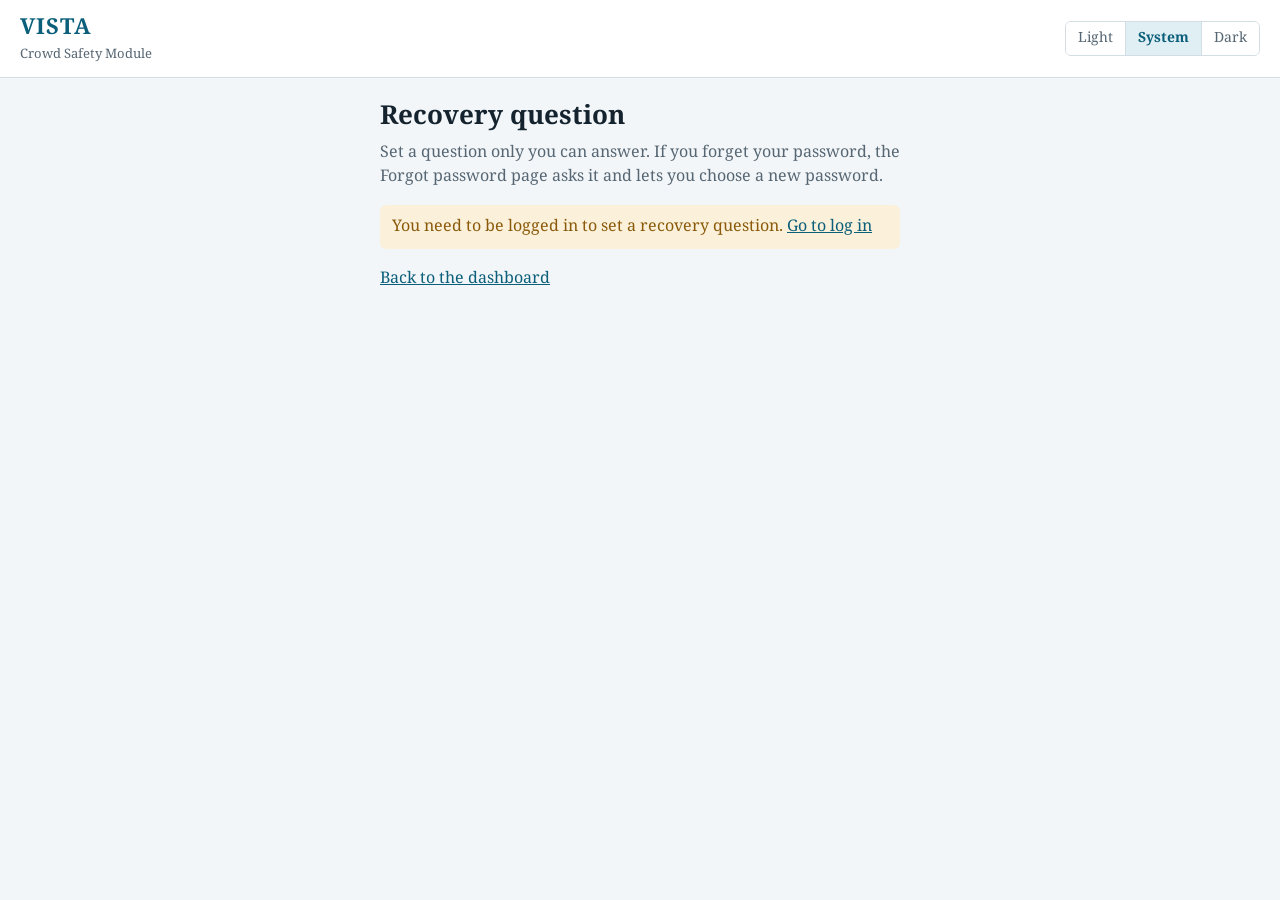
<file: web/recovery.html>
<!doctype html>
<html lang="en">
<head>
<title>Recovery question | VISTA Crowd Safety</title>
<meta charset="utf-8">
<meta name="viewport" content="width=device-width, initial-scale=1, viewport-fit=cover">
<meta name="robots" content="noindex">
<link rel="icon" href="favicon.svg" type="image/svg+xml">
<link rel="icon" href="favicon.ico" sizes="any">
<link rel="apple-touch-icon" href="apple-touch-icon.png">
<link rel="preconnect" href="https://fonts.googleapis.com">
<link rel="preconnect" href="https://fonts.gstatic.com" crossorigin>
<link href="https://fonts.googleapis.com/css2?family=Noto+Serif+Thai:wght@400;700&display=swap" rel="stylesheet">
<script src="theme.js"></script>
<link rel="stylesheet" href="style.css">
</head>
<body>
<a class="skip" href="#main">Skip to content</a>
<header>
  <div class="brand"><a href="index.html">VISTA</a><small>Crowd Safety Module</small></div>
  <div id="theme" role="group" aria-label="Colour theme"><button type="button" data-mode="light" aria-pressed="false">Light</button><button type="button" data-mode="system" aria-pressed="false">System</button><button type="button" data-mode="dark" aria-pressed="false">Dark</button></div>
</header>
<main id="main" class="legal" tabindex="-1" style="max-width:560px">
  <h1>Recovery question</h1>
  <p class="sub">Set a question only you can answer. If you forget your password, the Forgot password page asks it and lets you choose a new password.</p>

  <div id="gate" class="msg t1" hidden></div>
  <div id="status" role="status" style="margin-bottom:12px"></div>

  <form class="card" id="rf" hidden novalidate>
    <label for="qsel" style="margin-top:0">Question</label>
    <select id="qsel">
      <option>What was the name of your first pet?</option>
      <option>What was the name of your first school?</option>
      <option>What is the name of the street you grew up on?</option>
      <option>What was the name of your childhood best friend?</option>
      <option>In which town did your parents meet?</option>
      <option>What was the name of your first teacher?</option>
      <option value="__own__">Write my own question</option>
    </select>
    <div id="ownwrap" hidden>
      <label for="qown">Your question (10 to 160 characters)</label>
      <input type="text" id="qown" maxlength="160" autocomplete="off">
    </div>
    <label for="ans">Your answer</label>
    <input type="password" id="ans" autocomplete="off">
    <label for="cur">Your current password</label>
    <input type="password" id="cur" autocomplete="current-password">
    <div class="radio" style="margin-top:12px"><label><input type="checkbox" id="show"> Show what I type</label></div>
    <ul class="sub" style="font-size:14px;margin:14px 0 0;padding-left:20px">
      <li>Pick something only you know. Colours, city names and your own name are easy to guess.</li>
      <li>Writing your own question, like a private backup phrase, is safer than the common ones.</li>
      <li>Answers need at least 6 characters, or 10 for admin and security accounts. Capital letters and extra spaces do not matter.</li>
      <li>Five wrong answers lock recovery for 15 minutes.</li>
    </ul>
    <div id="rm" role="alert"></div>
    <div class="row" style="margin-top:16px"><button class="btn" type="submit" id="rb">Save recovery question</button></div>
  </form>

  <p style="margin-top:18px"><a href="app.html">Back to the dashboard</a></p>
</main>
<script src="config.js"></script>
<script src="recovery.js"></script>
</body>
</html>
</file>
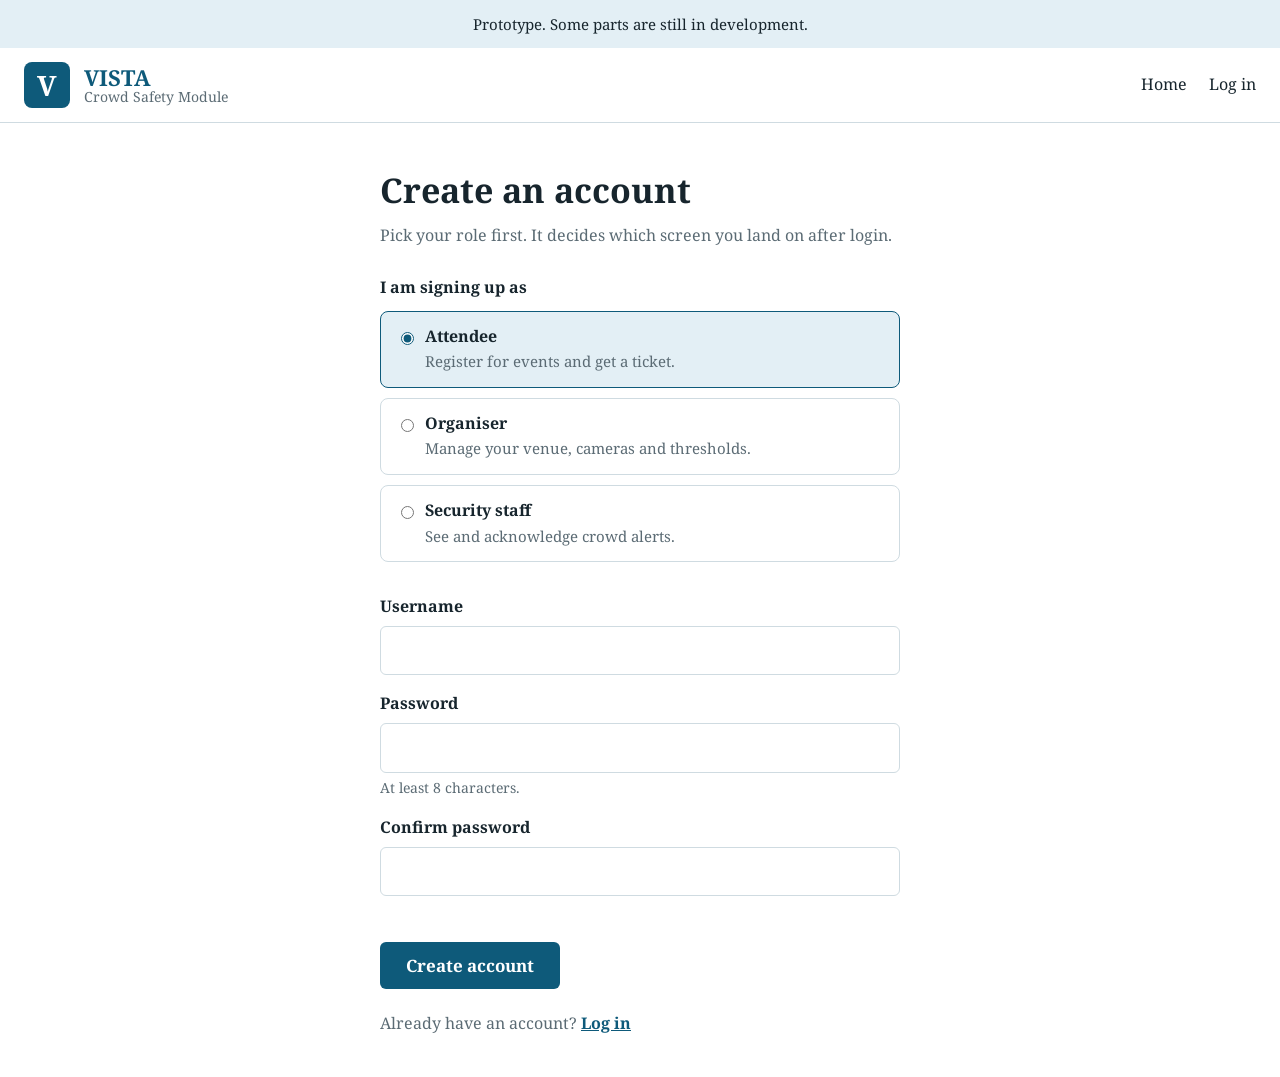
<file: web/signup.html>
<!doctype html>
<html lang="en">
<head>
<meta charset="utf-8">
<meta name="viewport" content="width=device-width, initial-scale=1">
<title>Create an account · VISTA</title>
<link href="https://fonts.googleapis.com/css2?family=Noto+Serif:wght@400;700&display=swap" rel="stylesheet">
<style>
  :root{
    --ink:#17252d; --muted:#5b6b74; --line:#cfdbe1;
    --teal:#0e5a7a; --teal-dark:#0a4560; --sky:#4fb8dc; --wash:#e3eff5; --err:#b3261e; --ok:#1b6e3c;
  }
  *{box-sizing:border-box}
  body{margin:0;font-family:"Noto Serif",Georgia,serif;color:var(--ink);background:#fff;line-height:1.6}
  .banner{background:var(--wash);text-align:center;padding:12px;font-size:15px}
  header{display:flex;align-items:center;gap:14px;padding:14px 24px;border-bottom:1px solid var(--line)}
  .logo{width:46px;height:46px;border-radius:8px;background:var(--teal);color:#fff;font:700 28px/46px "Noto Serif",serif;text-align:center}
  .brand{font-weight:700;font-size:22px;color:var(--teal);line-height:1.1}
  .brand small{display:block;font-weight:400;font-size:14px;color:var(--muted)}
  nav{margin-left:auto;display:flex;gap:22px;align-items:center}
  nav a{color:var(--ink);text-decoration:none}
  nav a:hover{text-decoration:underline}
  main{max-width:560px;margin:40px auto;padding:0 20px}
  h1{font-size:34px;margin:0 0 6px}
  .sub{color:var(--muted);margin:0 0 26px}
  fieldset{border:0;padding:0;margin:0 0 22px}
  legend{font-weight:700;margin-bottom:10px;padding:0}
  .role{display:block;position:relative;border:1.5px solid var(--line);border-radius:8px;padding:12px 14px 12px 44px;margin-bottom:10px;cursor:pointer}
  .role input{position:absolute;left:15px;top:17px;accent-color:var(--teal)}
  .role b{display:block}
  .role span{color:var(--muted);font-size:15px}
  .role:has(input:checked){border-color:var(--teal);background:var(--wash)}
  .role:has(input:focus-visible){outline:3px solid var(--sky);outline-offset:2px}
  label.f{display:block;font-weight:700;margin:16px 0 6px}
  input[type=text],input[type=password]{width:100%;font:inherit;padding:11px 12px;border:1.5px solid var(--line);border-radius:6px;background:#fff;color:var(--ink)}
  input[type=text]:focus,input[type=password]:focus{outline:3px solid var(--sky);outline-offset:1px;border-color:var(--teal)}
  .hint{font-size:14px;color:var(--muted);margin-top:4px}
  #msg{min-height:24px;margin-top:16px;font-weight:700}
  #msg.err{color:var(--err)} #msg.ok{color:var(--ok)}
  button{font:700 17px "Noto Serif",serif;background:var(--teal);color:#fff;border:0;border-radius:6px;padding:12px 26px;cursor:pointer;margin-top:6px}
  button:hover{background:var(--teal-dark)}
  button:disabled{opacity:.6;cursor:wait}
  .alt{margin-top:22px;color:var(--muted)}
  .alt a{color:var(--teal);font-weight:700}
  @media (max-width:640px){nav a:not(.keep){display:none} h1{font-size:28px}}
</style>
</head>
<body>
<div class="banner">Prototype. Some parts are still in development.</div>
<header>
  <div class="logo">V</div>
  <div class="brand">VISTA<small>Crowd Safety Module</small></div>
  <nav><a href="app.html" class="keep">Home</a><a href="app.html" class="keep">Log in</a></nav>
</header>

<main>
  <h1>Create an account</h1>
  <p class="sub">Pick your role first. It decides which screen you land on after login.</p>

  <form id="f" novalidate>
    <fieldset>
      <legend>I am signing up as</legend>
      <label class="role"><input type="radio" name="role" value="attendee" checked>
        <b>Attendee</b><span>Register for events and get a ticket.</span></label>
      <label class="role"><input type="radio" name="role" value="organiser">
        <b>Organiser</b><span>Manage your venue, cameras and thresholds.</span></label>
      <label class="role"><input type="radio" name="role" value="security">
        <b>Security staff</b><span>See and acknowledge crowd alerts.</span></label>
    </fieldset>

    <label class="f" for="u">Username</label>
    <input type="text" id="u" autocomplete="username">

    <label class="f" for="p">Password</label>
    <input type="password" id="p" autocomplete="new-password">
    <div class="hint">At least 8 characters.</div>

    <label class="f" for="c">Confirm password</label>
    <input type="password" id="c" autocomplete="new-password">

    <div id="msg" role="alert"></div>
    <button type="submit" id="go">Create account</button>
  </form>

  <p class="alt">Already have an account? <a href="app.html">Log in</a></p>
</main>

<script>
  // CHANGE THIS to your real FastAPI signup endpoint
  const API_URL = "http://127.0.0.1:8000/auth/signup";

  const f = document.getElementById("f"), msg = document.getElementById("msg"), go = document.getElementById("go");
  const say = (t, c) => { msg.textContent = t; msg.className = c || ""; };

  f.addEventListener("submit", async (e) => {
    e.preventDefault();
    const role = f.role.value, username = u.value.trim(), password = p.value;

    if (username.length < 3) return say("Username must be at least 3 characters.", "err");
    if (password.length < 8) return say("Password must be at least 8 characters.", "err");
    if (password !== c.value) return say("Passwords do not match.", "err");

    go.disabled = true; say("Creating your account...");
    try {
      const res = await fetch(API_URL, {
        method: "POST",
        headers: { "Content-Type": "application/json" },
        body: JSON.stringify({ username, password, role })
      });
      const data = await res.json().catch(() => ({}));
      if (!res.ok) throw new Error(data.detail || "Signup failed (" + res.status + ").");
      say("Account created. Redirecting to log in...", "ok");
      setTimeout(() => location.href = "app.html", 900);
    } catch (err) {
      // fetch throws TypeError when the backend is not reachable
      say(err instanceof TypeError
        ? "Cannot reach the server. Start the backend and try again."
        : err.message, "err");
    } finally { go.disabled = false; }
  });
</script>
</body>
</html>
</file>
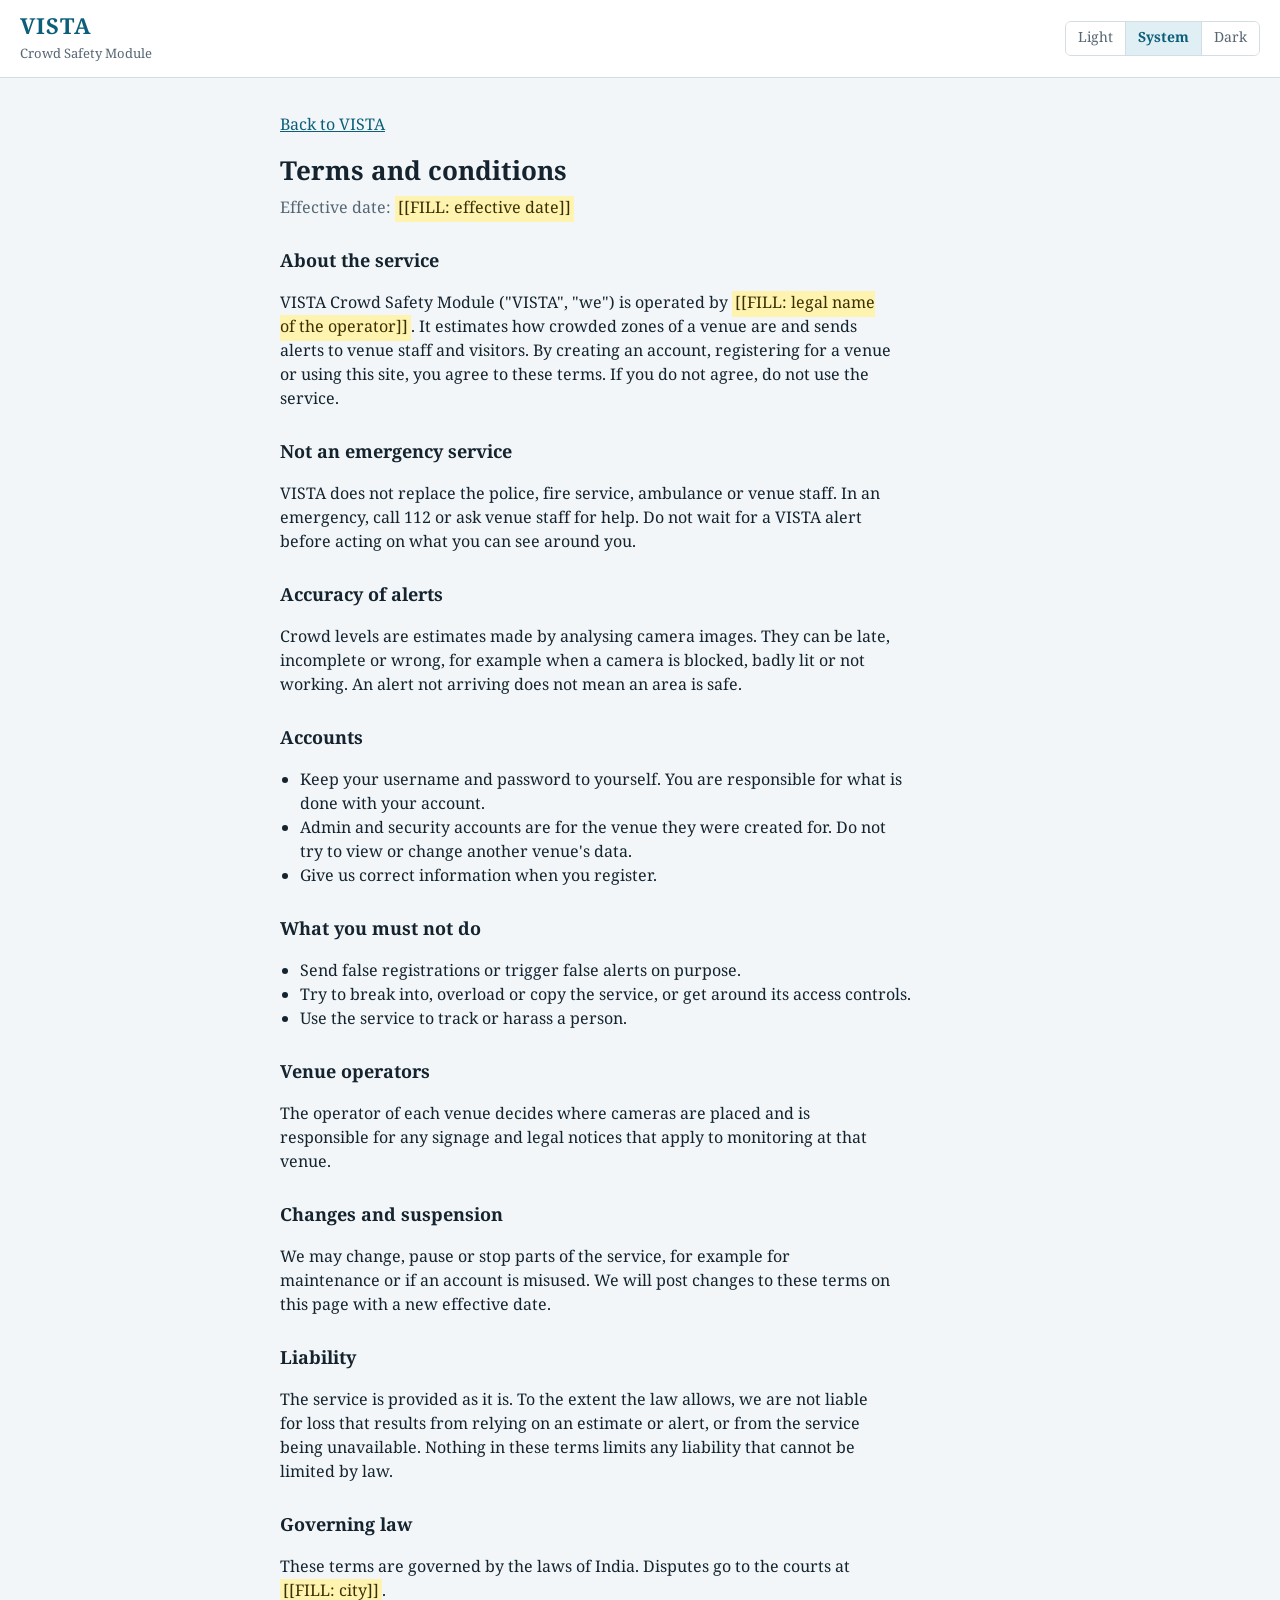
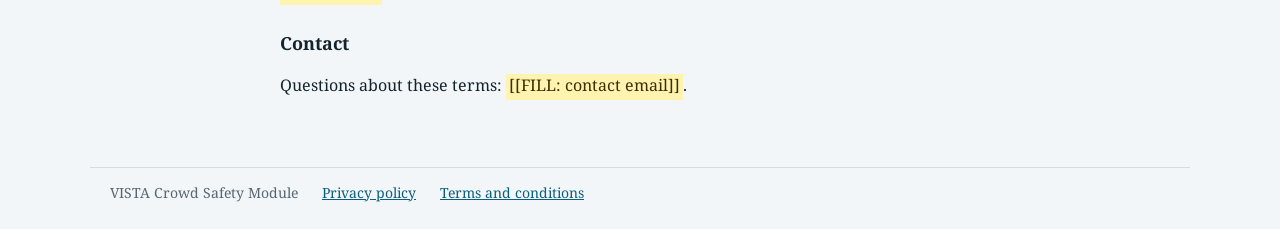
<file: web/terms.html>
<!doctype html>
<html lang="en">
<head>
<meta charset="utf-8">
<meta name="viewport" content="width=device-width, initial-scale=1, viewport-fit=cover">
<title>Terms and conditions | VISTA Crowd Safety</title>
<meta name="description" content="Terms and conditions for the VISTA Crowd Safety Module.">
<link rel="icon" href="favicon.svg" type="image/svg+xml">
<link rel="icon" href="favicon.ico" sizes="any">
<link rel="apple-touch-icon" href="apple-touch-icon.png">
<link href="https://fonts.googleapis.com/css2?family=Noto+Serif+Thai:wght@400;700&display=swap" rel="stylesheet">
<!-- seo:start -->
<link rel="canonical" href="https://[[FILL: domain]]/terms.html">
<meta property="og:type" content="website">
<meta property="og:site_name" content="VISTA Crowd Safety Module">
<meta property="og:title" content="Terms and conditions | VISTA Crowd Safety">
<meta property="og:description" content="The terms for using the VISTA Crowd Safety Module.">
<meta property="og:url" content="https://[[FILL: domain]]/terms.html">
<meta name="twitter:card" content="summary">
<meta name="twitter:title" content="Terms and conditions | VISTA Crowd Safety">
<meta name="twitter:description" content="The terms for using the VISTA Crowd Safety Module.">
<!-- Google Search Console: after you verify the domain, paste the google-site-verification meta tag here. -->
<!-- seo:end -->
<meta name="theme-color" content="#f2f6f8" media="(prefers-color-scheme: light)">
<meta name="theme-color" content="#0d1920" media="(prefers-color-scheme: dark)">
<link rel="preconnect" href="https://fonts.googleapis.com">
<link rel="preconnect" href="https://fonts.gstatic.com" crossorigin>
<script src="theme.js"></script>
<link rel="stylesheet" href="style.css">
</head>
<body>
<header>
  <div class="brand"><a href="index.html">VISTA</a><small>Crowd Safety Module</small></div>
  <div id="theme" role="group" aria-label="Colour theme"><button type="button" data-mode="light" aria-pressed="false">Light</button><button type="button" data-mode="system" aria-pressed="false">System</button><button type="button" data-mode="dark" aria-pressed="false">Dark</button></div>
</header>
<main class="legal">
<p><a class="back" href="index.html">Back to VISTA</a></p>
<h1>Terms and conditions</h1>
<p class="sub">Effective date: <mark class="todo">[[FILL: effective date]]</mark></p>

<h2>About the service</h2>
<p>VISTA Crowd Safety Module ("VISTA", "we") is operated by <mark class="todo">[[FILL: legal name of the operator]]</mark>. It estimates how crowded zones of a venue are and sends alerts to venue staff and visitors. By creating an account, registering for a venue or using this site, you agree to these terms. If you do not agree, do not use the service.</p>

<h2>Not an emergency service</h2>
<p>VISTA does not replace the police, fire service, ambulance or venue staff. In an emergency, call 112 or ask venue staff for help. Do not wait for a VISTA alert before acting on what you can see around you.</p>

<h2>Accuracy of alerts</h2>
<p>Crowd levels are estimates made by analysing camera images. They can be late, incomplete or wrong, for example when a camera is blocked, badly lit or not working. An alert not arriving does not mean an area is safe.</p>

<h2>Accounts</h2>
<ul>
<li>Keep your username and password to yourself. You are responsible for what is done with your account.</li>
<li>Admin and security accounts are for the venue they were created for. Do not try to view or change another venue's data.</li>
<li>Give us correct information when you register.</li>
</ul>

<h2>What you must not do</h2>
<ul>
<li>Send false registrations or trigger false alerts on purpose.</li>
<li>Try to break into, overload or copy the service, or get around its access controls.</li>
<li>Use the service to track or harass a person.</li>
</ul>

<h2>Venue operators</h2>
<p>The operator of each venue decides where cameras are placed and is responsible for any signage and legal notices that apply to monitoring at that venue.</p>

<h2>Changes and suspension</h2>
<p>We may change, pause or stop parts of the service, for example for maintenance or if an account is misused. We will post changes to these terms on this page with a new effective date.</p>

<h2>Liability</h2>
<p>The service is provided as it is. To the extent the law allows, we are not liable for loss that results from relying on an estimate or alert, or from the service being unavailable. Nothing in these terms limits any liability that cannot be limited by law.</p>

<h2>Governing law</h2>
<p>These terms are governed by the laws of India. Disputes go to the courts at <mark class="todo">[[FILL: city]]</mark>.</p>

<h2>Contact</h2>
<p>Questions about these terms: <mark class="todo">[[FILL: contact email]]</mark>.</p>

</main>
<footer>
  <span>VISTA Crowd Safety Module</span>
  <a href="privacy.html">Privacy policy</a>
  <a href="terms.html">Terms and conditions</a>
</footer>
</body>
</html>
</file>
<file: web/landing.css>
/* VISTA home page styles. Colours are the same tokens as the dashboard (style.css).
   To change the palette, edit only the two blocks of variables below. */
:root{--bg:#f2f6f8;--surf:#fff;--ink:#14232e;--mut:#566673;--line:#d3dde4;--acc:#0b5f7a;--accf:#e0eff4;--on:#fff;
--n:#216e48;--c:#8a5a0a;--w:#a8470f;--k:#b32727;--nf:#e3f3ea;--cf:#fbf0d9;--wf:#fbe7da;--kf:#fbe0e0;color-scheme:light}
@media (prefers-color-scheme:dark){:root:not([data-theme="light"]){--bg:#0d1920;--surf:#14252e;--ink:#e6eef3;--mut:#93a6b3;--line:#26414f;--acc:#5cc2e0;--accf:#12323f;--on:#07202a;
--n:#6fd19b;--c:#e9b84f;--w:#f19a62;--k:#ff8a8a;--nf:#13362a;--cf:#3a2f12;--wf:#3d2415;--kf:#431b1b;color-scheme:dark}}
:root[data-theme="dark"]{--bg:#0d1920;--surf:#14252e;--ink:#e6eef3;--mut:#93a6b3;--line:#26414f;--acc:#5cc2e0;--accf:#12323f;--on:#07202a;
--n:#6fd19b;--c:#e9b84f;--w:#f19a62;--k:#ff8a8a;--nf:#13362a;--cf:#3a2f12;--wf:#3d2415;--kf:#431b1b;color-scheme:dark}

*{box-sizing:border-box}
html{font-size:100%;scroll-padding-top:16px}
body{margin:0;background:var(--bg);color:var(--ink);font:400 1rem/1.6 "Noto Serif Thai",Georgia,serif}
h1,h2,h3{font-family:"Noto Serif Thai",Georgia,serif;font-weight:700;line-height:1.2;margin:0}
p{margin:0}
a{color:var(--acc)}
a:focus-visible,button:focus-visible{outline:3px solid var(--acc);outline-offset:3px}
small{font-size:.75rem}
.skip{position:absolute;left:-999px;top:0;background:var(--acc);color:var(--on);padding:8px 14px;z-index:30}
.skip:focus{left:8px;top:8px}

/* top notice and header */
.notice{background:var(--accf);color:var(--ink);border-bottom:1px solid var(--line);padding:8px 20px;font-size:.875rem;text-align:center}
.top{background:var(--surf);border-bottom:1px solid var(--line);display:flex;align-items:center;gap:20px;padding:12px 20px}
.brand{display:flex;align-items:center;gap:10px;color:var(--acc);text-decoration:none;font-weight:700;font-size:1.333rem;line-height:1.1}
.brand img{display:block;border-radius:6px}
.brand small{display:block;font-weight:400;color:var(--mut);letter-spacing:0}
.top nav{display:flex;gap:22px;margin-left:auto}
.top nav a{color:var(--ink);text-decoration:none;font-size:.9375rem}
.top nav a:hover{color:var(--acc);text-decoration:underline}
.actions{display:flex;align-items:center;gap:16px}
.link{color:var(--ink);font-weight:700}

/* buttons: square corners, never pills */
.btn{display:inline-block;padding:11px 20px;border-radius:6px;border:2px solid var(--acc);background:var(--acc);color:var(--on);font:700 1rem/1.2 "Noto Serif Thai",Georgia,serif;text-decoration:none;cursor:pointer}
.btn-accent{background:#5cc2e0;border-color:#5cc2e0;color:#07202a}
.btn-ghost{background:transparent;border-color:#fff;color:#fff}
.btn-line{background:transparent;color:var(--acc)}
.btn-on{background:var(--on);border-color:var(--on);color:var(--acc)}
.btn-online{background:transparent;border-color:var(--on);color:var(--on)}

/* hero */
.hero{position:relative;display:grid;align-items:center;min-height:min(80vh,660px);overflow:hidden;color:#fff;background:#0d1920}
.hero-img{position:absolute;inset:0;width:100%;height:100%;object-fit:cover;object-position:center 55%}
.hero-shade{position:absolute;inset:0;background:rgba(7,20,28,.7)}
.hero-inner{position:relative;max-width:980px;margin:0 auto;padding:80px 20px 96px;text-align:center}
.hero h1{font-size:clamp(2.369rem,6vw,4.210rem)}
.hero h1 span{display:block}
.hero h1 em{display:block;font-style:normal;color:#5cc2e0}
.hero p.lead{max-width:640px;margin:24px auto 0;font-size:clamp(1.0625rem,2vw,1.25rem);color:rgba(255,255,255,.92)}
.cta{display:flex;flex-wrap:wrap;gap:14px;justify-content:center;margin-top:34px}
.hero .hint{margin-top:16px;font-size:.875rem;color:rgba(255,255,255,.8)}
.caption{position:absolute;left:20px;bottom:10px;color:rgba(255,255,255,.8);font-size:.75rem}

/* sections */
.wrap{max-width:1100px;margin:0 auto;padding:68px 20px}
.band-surf{background:var(--surf)}
.band-bg{background:var(--bg)}
.sec h2{font-size:clamp(1.777rem,4vw,3.158rem);margin-bottom:12px}
.sec .intro{color:var(--mut);max-width:62ch;margin-bottom:36px}
.cols3{display:grid;grid-template-columns:repeat(auto-fit,minmax(260px,1fr));gap:28px}
.feature{text-align:center;padding:8px 12px}
.icon{display:inline-grid;place-items:center;width:64px;height:64px;border:2px solid var(--acc);border-radius:6px;color:var(--acc);margin-bottom:18px}
.icon svg{width:32px;height:32px;fill:none;stroke:currentColor;stroke-width:1.8;stroke-linecap:round;stroke-linejoin:round}
.feature h3{font-size:1.777rem;margin-bottom:10px}
.feature p{color:var(--mut)}

.how{display:grid;grid-template-columns:minmax(0,1.3fr) minmax(0,1fr);gap:40px;align-items:start}
.steps{margin:0;padding:0;list-style:none;counter-reset:s}
.steps li{counter-increment:s;position:relative;padding:0 0 22px 56px}
.steps li::before{content:counter(s);position:absolute;left:0;top:0;width:38px;height:38px;display:grid;place-items:center;border:2px solid var(--acc);border-radius:6px;color:var(--acc);font-weight:700}
.steps b{display:block;font-size:1.125rem}
.steps span{color:var(--mut)}
.levels{background:var(--surf);border:1px solid var(--line);border-radius:8px;padding:20px}
.levels h3{font-size:1.333rem;margin-bottom:6px}
.levels p{color:var(--mut);font-size:.9375rem;margin-bottom:14px}
.levels ul{list-style:none;margin:0;padding:0;display:grid;gap:10px}
.levels li{display:flex;justify-content:space-between;gap:12px;padding:10px 12px;border-radius:6px;font-weight:700}
.levels li span{font-weight:400}
.l0{background:var(--nf);color:var(--n)}.l1{background:var(--cf);color:var(--c)}.l2{background:var(--wf);color:var(--w)}.l3{background:var(--kf);color:var(--k)}

.cards{display:grid;grid-template-columns:repeat(auto-fit,minmax(230px,1fr));gap:20px}
.card{background:var(--bg);border:1px solid var(--line);border-radius:8px;padding:22px;display:flex;flex-direction:column;gap:10px}
.card h3{font-size:1.333rem}
.card p{color:var(--mut);flex:1}
.card a{font-weight:700}

.status{list-style:none;margin:0;padding:0;border:1px solid var(--line);border-radius:8px;background:var(--surf)}
.status li{display:flex;align-items:center;gap:16px;padding:14px 18px;border-bottom:1px solid var(--line)}
.status li:last-child{border-bottom:0}
.tag{flex:0 0 118px;text-align:center;font-size:.875rem;font-weight:700;padding:3px 8px;border-radius:4px}
.tag.built{background:var(--nf);color:var(--n)}
.tag.testing{background:var(--cf);color:var(--c)}
.tag.dev{background:var(--bg);color:var(--mut);border:1px solid var(--line)}

.cta-band{background:var(--acc);color:var(--on);text-align:center}
.cta-band .wrap{padding:60px 20px}
.cta-band h2{font-size:clamp(1.777rem,4vw,2.369rem);margin-bottom:10px}
.cta-band p{margin:0 auto 26px;max-width:56ch;opacity:.95}
.cta-band .cta{margin-top:0}

footer.foot{background:var(--surf);border-top:1px solid var(--line)}
footer.foot .wrap{padding:26px 20px;display:flex;flex-wrap:wrap;align-items:center;gap:14px 26px;color:var(--mut);font-size:.9375rem}
footer.foot a{color:var(--acc)}
#theme{margin-left:auto;display:flex;border:1px solid var(--line);border-radius:6px;overflow:hidden}
#theme button{font:inherit;font-size:.875rem;background:var(--surf);color:var(--mut);border:0;padding:6px 12px;cursor:pointer}
#theme button+button{border-left:1px solid var(--line)}
#theme button[aria-pressed=true]{background:var(--accf);color:var(--acc);font-weight:700}

@media(max-width:820px){
  .top nav{display:none}
  .top{justify-content:space-between}
  .actions{margin-left:auto}
  .how{grid-template-columns:1fr}
  .hero-inner{padding:56px 20px 76px}
  .status li{flex-direction:column;align-items:flex-start;gap:8px}
  .tag{flex:none}
}
</file>
<file: web/style.css>
:root{--bg:#f2f6f8;--surf:#fff;--ink:#14232e;--mut:#566673;--line:#d3dde4;--acc:#0b5f7a;--accf:#e0eff4;--on:#fff;
--n:#216e48;--c:#8a5a0a;--w:#a8470f;--k:#b32727;--nf:#e3f3ea;--cf:#fbf0d9;--wf:#fbe7da;--kf:#fbe0e0;
padding-top:env(safe-area-inset-top,0px);padding-bottom:env(safe-area-inset-bottom,0px);box-sizing:border-box}
@media (prefers-color-scheme:dark){:root:not([data-theme="light"]){--bg:#0d1920;--surf:#14252e;--ink:#e6eef3;--mut:#93a6b3;--line:#26414f;--acc:#5cc2e0;--accf:#12323f;--on:#07202a;
--n:#6fd19b;--c:#e9b84f;--w:#f19a62;--k:#ff8a8a;--nf:#13362a;--cf:#3a2f12;--wf:#3d2415;--kf:#431b1b}}
:root[data-theme="dark"]{--bg:#0d1920;--surf:#14252e;--ink:#e6eef3;--mut:#93a6b3;--line:#26414f;--acc:#5cc2e0;--accf:#12323f;--on:#07202a;
--n:#6fd19b;--c:#e9b84f;--w:#f19a62;--k:#ff8a8a;--nf:#13362a;--cf:#3a2f12;--wf:#3d2415;--kf:#431b1b}
html{scroll-padding-top:env(safe-area-inset-top,0px)}
*{box-sizing:border-box}
body{margin:0;background:var(--bg);color:var(--ink);font:400 16px/1.5 "Noto Serif Thai",Georgia,serif}
header{background:var(--surf);border-bottom:1px solid var(--line);padding:12px 20px;display:flex;flex-wrap:wrap;gap:12px 28px;align-items:center}
.brand{font-weight:700;font-size:22px;letter-spacing:.04em;color:var(--acc)}
.brand small{display:block;font-size:13px;font-weight:400;letter-spacing:0;color:var(--mut)}
button:focus-visible,input:focus-visible,select:focus-visible{outline:3px solid var(--acc);outline-offset:2px}
main{max-width:1100px;margin:0 auto;padding:20px}
[hidden]{display:none!important}
h1{font-size:26px;margin:0 0 4px}h2{font-size:18px;margin:28px 0 10px}h3{font-size:16px;margin:0 0 6px}
.sub{color:var(--mut);margin:0 0 16px;max-width:62ch}
.row{display:flex;gap:10px;flex-wrap:wrap;align-items:center;margin-bottom:12px}
.btn{font:inherit;font-weight:700;border:1px solid var(--acc);background:var(--acc);color:var(--on);padding:9px 16px;border-radius:6px;cursor:pointer}
.btn.ghost{background:none;color:var(--acc)}
.btn:disabled{opacity:.5;cursor:default}
.grid{display:grid;grid-template-columns:repeat(auto-fill,minmax(250px,1fr));gap:12px}
.cols{display:grid;grid-template-columns:repeat(auto-fit,minmax(310px,1fr));gap:20px;align-items:start}
.card{background:var(--surf);border:1px solid var(--line);border-radius:8px;padding:14px}
.zone .top{display:flex;justify-content:space-between;gap:8px;align-items:start}
.zone b{display:block}.zone span.v{color:var(--mut);font-size:14px}
.big{font-size:30px;font-weight:700;margin:8px 0 2px}
.bar{height:8px;background:var(--line);border-radius:4px;overflow:hidden}
.bar i{display:block;height:100%;background:currentColor}
.pill{font-size:13px;font-weight:700;padding:2px 9px;border-radius:4px;white-space:nowrap}
.t0{color:var(--n);background:var(--nf)}.t1{color:var(--c);background:var(--cf)}.t2{color:var(--w);background:var(--wf)}.t3{color:var(--k);background:var(--kf)}
.tw{overflow-x:auto}
table{border-collapse:collapse;width:100%;min-width:1000px;background:var(--surf);border:1px solid var(--line)}
th,td{text-align:left;padding:9px 12px;border-bottom:1px solid var(--line);font-size:15px}
th{background:var(--accf);color:var(--acc)}
ol.steps{margin:0;padding-left:22px}ol.steps li{margin:4px 0}
label{display:block;font-weight:700;margin:12px 0 4px}
input[type=text],input[type=tel],input[type=password],input[type=number],select{font:inherit;width:100%;padding:9px 10px;border:1px solid var(--line);border-radius:6px;background:var(--bg);color:var(--ink)}
.radio{display:flex;gap:16px;flex-wrap:wrap}.radio label{font-weight:400;margin:0;display:flex;gap:6px;align-items:center}
.msg{padding:10px 12px;border-radius:6px;margin:12px 0 0}
.empty{color:var(--mut);padding:18px;text-align:center;border:1px dashed var(--line);border-radius:8px}
.alert{border-left:5px solid currentColor}
.alert p{margin:2px 0;color:var(--ink)}
.ticket{text-align:center}.ticket svg{width:200px;height:200px;background:#fff;padding:8px;border-radius:6px;border:1px solid var(--line)}
dl{margin:10px 0 0;text-align:left;display:grid;grid-template-columns:auto 1fr;gap:4px 12px}dt{color:var(--mut)}dd{margin:0;font-weight:700}
.gone{display:none}
@media(prefers-reduced-motion:no-preference){.bar i{transition:width .6s}}

html{font-size:100%}
h1,h2,h3,h4,h5{font-family:"Noto Serif Thai",Georgia,serif;font-weight:700}
small{font-size:.75rem}
[id^="p-public-"] .title{font-size:4.210rem}
[id^="p-public-"] h2{font-size:3.158rem}
[id^="p-public-"] h3{font-size:2.369rem}
[id^="p-public-"] h4{font-size:1.777rem}
[id^="p-public-"] h5{font-size:1.333rem}
@media(max-width:700px){[id^="p-public-"] .title{font-size:2.369rem}[id^="p-public-"] h2{font-size:1.777rem}}
.fgrid{display:grid;grid-template-columns:repeat(auto-fit,minmax(220px,1fr));gap:0 16px}
td button{white-space:nowrap}

.notice{background:var(--accf);color:var(--ink);border-bottom:1px solid var(--line);padding:8px 20px;font-size:14px}
footer{max-width:1100px;margin:32px auto 0;padding:16px 20px 24px;border-top:1px solid var(--line);color:var(--mut);font-size:14px;display:flex;gap:8px 24px;flex-wrap:wrap}
footer a,.legal a{color:var(--acc)}
.legal{max-width:760px}
.legal h2{margin:28px 0 8px}
.legal p,.legal li{max-width:68ch}
.legal ul{padding-left:20px}
.todo{background:#fff3b0;color:#3a2f00;padding:0 3px}
.brand a{color:inherit;text-decoration:none}

:root{color-scheme:light}
:root[data-theme="dark"]{color-scheme:dark}
@media (prefers-color-scheme:dark){:root:not([data-theme="light"]){color-scheme:dark}}
#theme{margin-left:auto;display:flex;border:1px solid var(--line);border-radius:6px;overflow:hidden}
#theme button{font:inherit;font-size:14px;background:var(--surf);color:var(--mut);border:0;padding:6px 12px;cursor:pointer}
#theme button+button{border-left:1px solid var(--line)}
#theme button[aria-pressed=true]{background:var(--accf);color:var(--acc);font-weight:700}

.title{font-size:26px;margin:0 0 4px}

.sr{position:absolute;width:1px;height:1px;overflow:hidden;clip:rect(0 0 0 0);white-space:nowrap}
.skip{position:absolute;left:-999px;top:0;background:var(--acc);color:var(--on);padding:8px 14px;z-index:20}
.skip:focus{left:8px;top:8px}
.title:focus{outline:none}
#shell{display:block}
#shell.has-side{display:grid;grid-template-columns:240px minmax(0,1fr)}
#shell.has-side main{margin:0;max-width:980px}
#side{border-right:1px solid var(--line);background:var(--surf);padding:16px 12px 24px;position:sticky;top:0;align-self:start;max-height:100vh;overflow-y:auto}
.side-head{padding:4px 12px 14px;border-bottom:1px solid var(--line);margin-bottom:10px}
.side-head b{display:block}
.side-head span{color:var(--mut);font-size:14px}
#navlist{list-style:none;margin:0;padding:0}
#navlist a{display:block;padding:9px 12px;border-left:3px solid transparent;color:var(--ink);text-decoration:none;border-radius:0 4px 4px 0}
#navlist a:hover{background:var(--bg)}
#navlist a[aria-current=page]{background:var(--accf);color:var(--acc);font-weight:700;border-left-color:var(--acc)}
#navlist a:focus-visible{outline:3px solid var(--acc);outline-offset:-3px}
#menubtn{display:none}
@media(max-width:820px){
  #shell.has-side{display:block}
  #side{position:static;max-height:none;border-right:0;border-bottom:1px solid var(--line);padding:10px 16px}
  .side-head{border-bottom:0;margin-bottom:6px;padding:0 0 6px}
  #menubtn{display:block;width:100%;text-align:left}
  #sidenav{display:none}
  #sidenav.open{display:block;margin-top:8px}
}

.tn{color:var(--mut);background:var(--bg)}
.btn.danger{border-color:var(--k);color:var(--k)}
.keybox{border:2px solid var(--acc);border-radius:6px;padding:14px;margin:0 0 14px;background:var(--surf)}
code{font-family:ui-monospace,Consolas,monospace;word-break:break-all}
.keybox code{display:block;padding:8px;background:var(--bg);border:1px solid var(--line);border-radius:4px}
</file>
